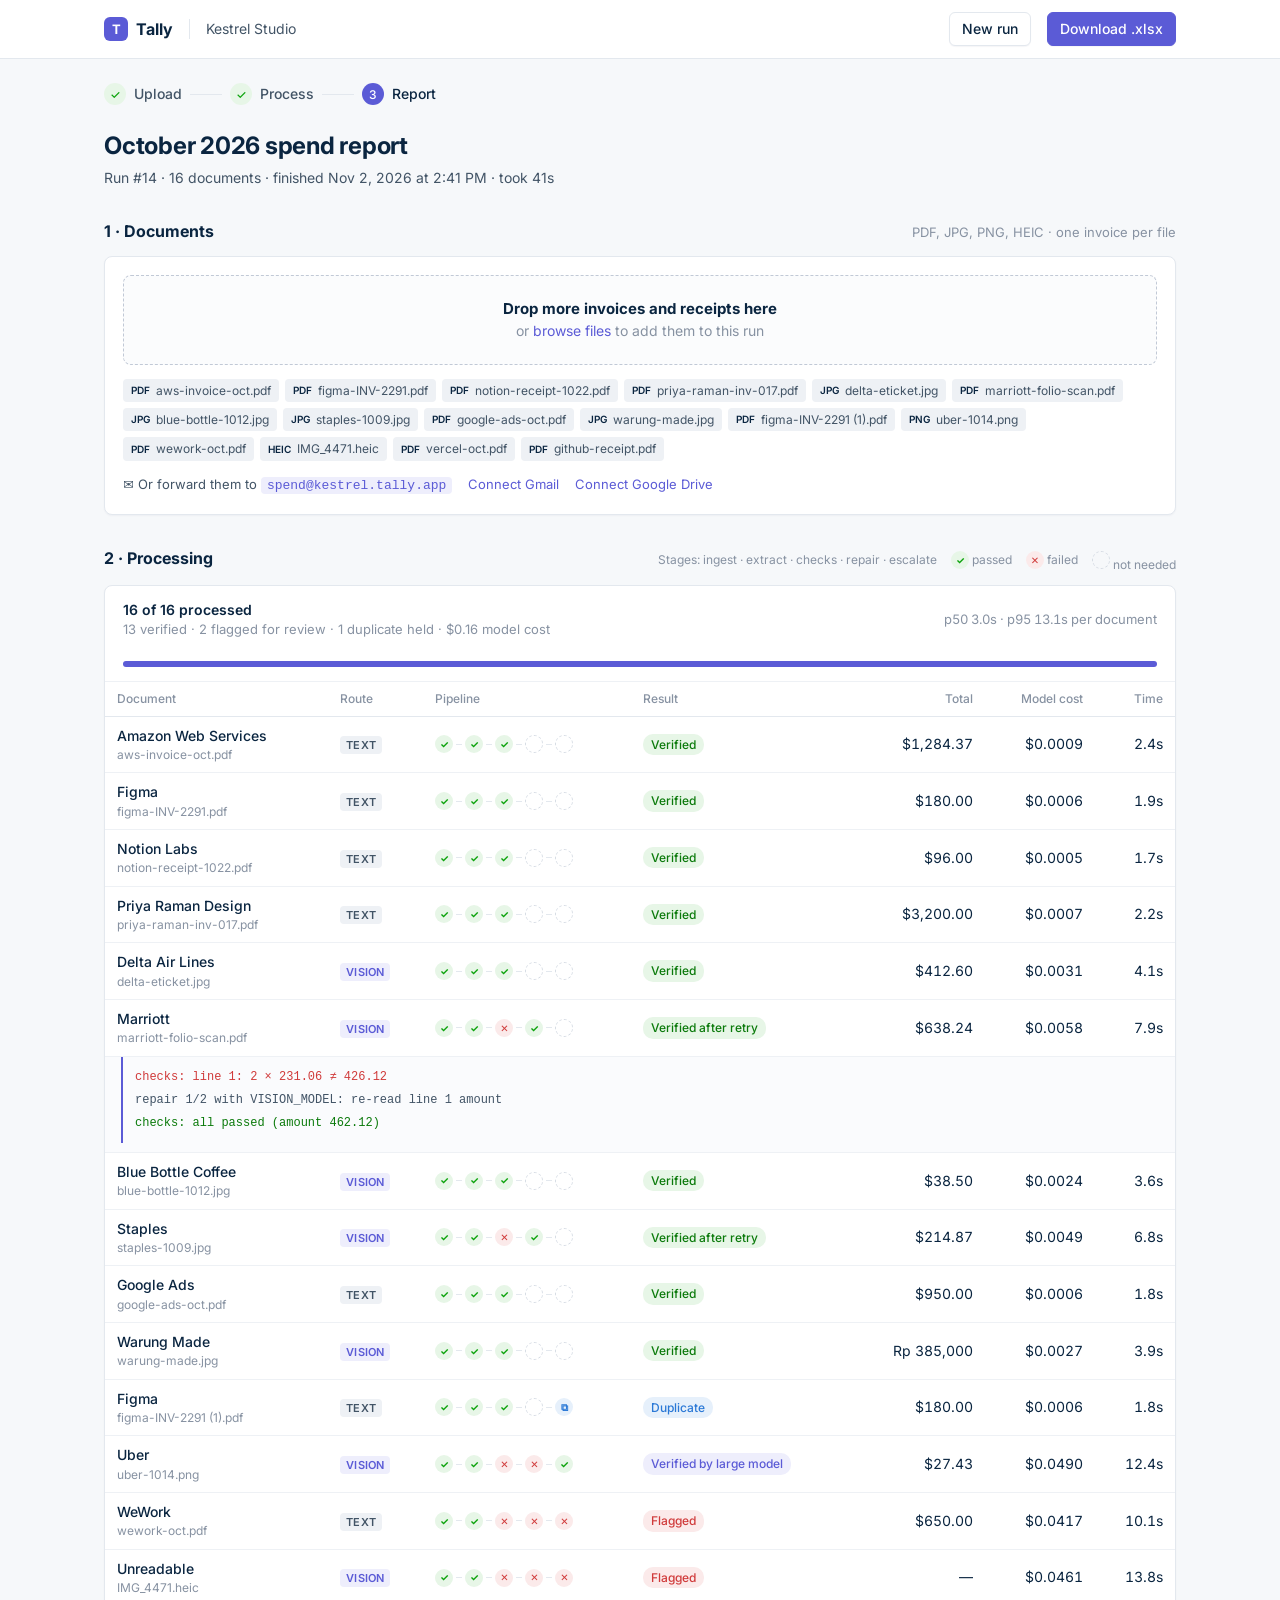
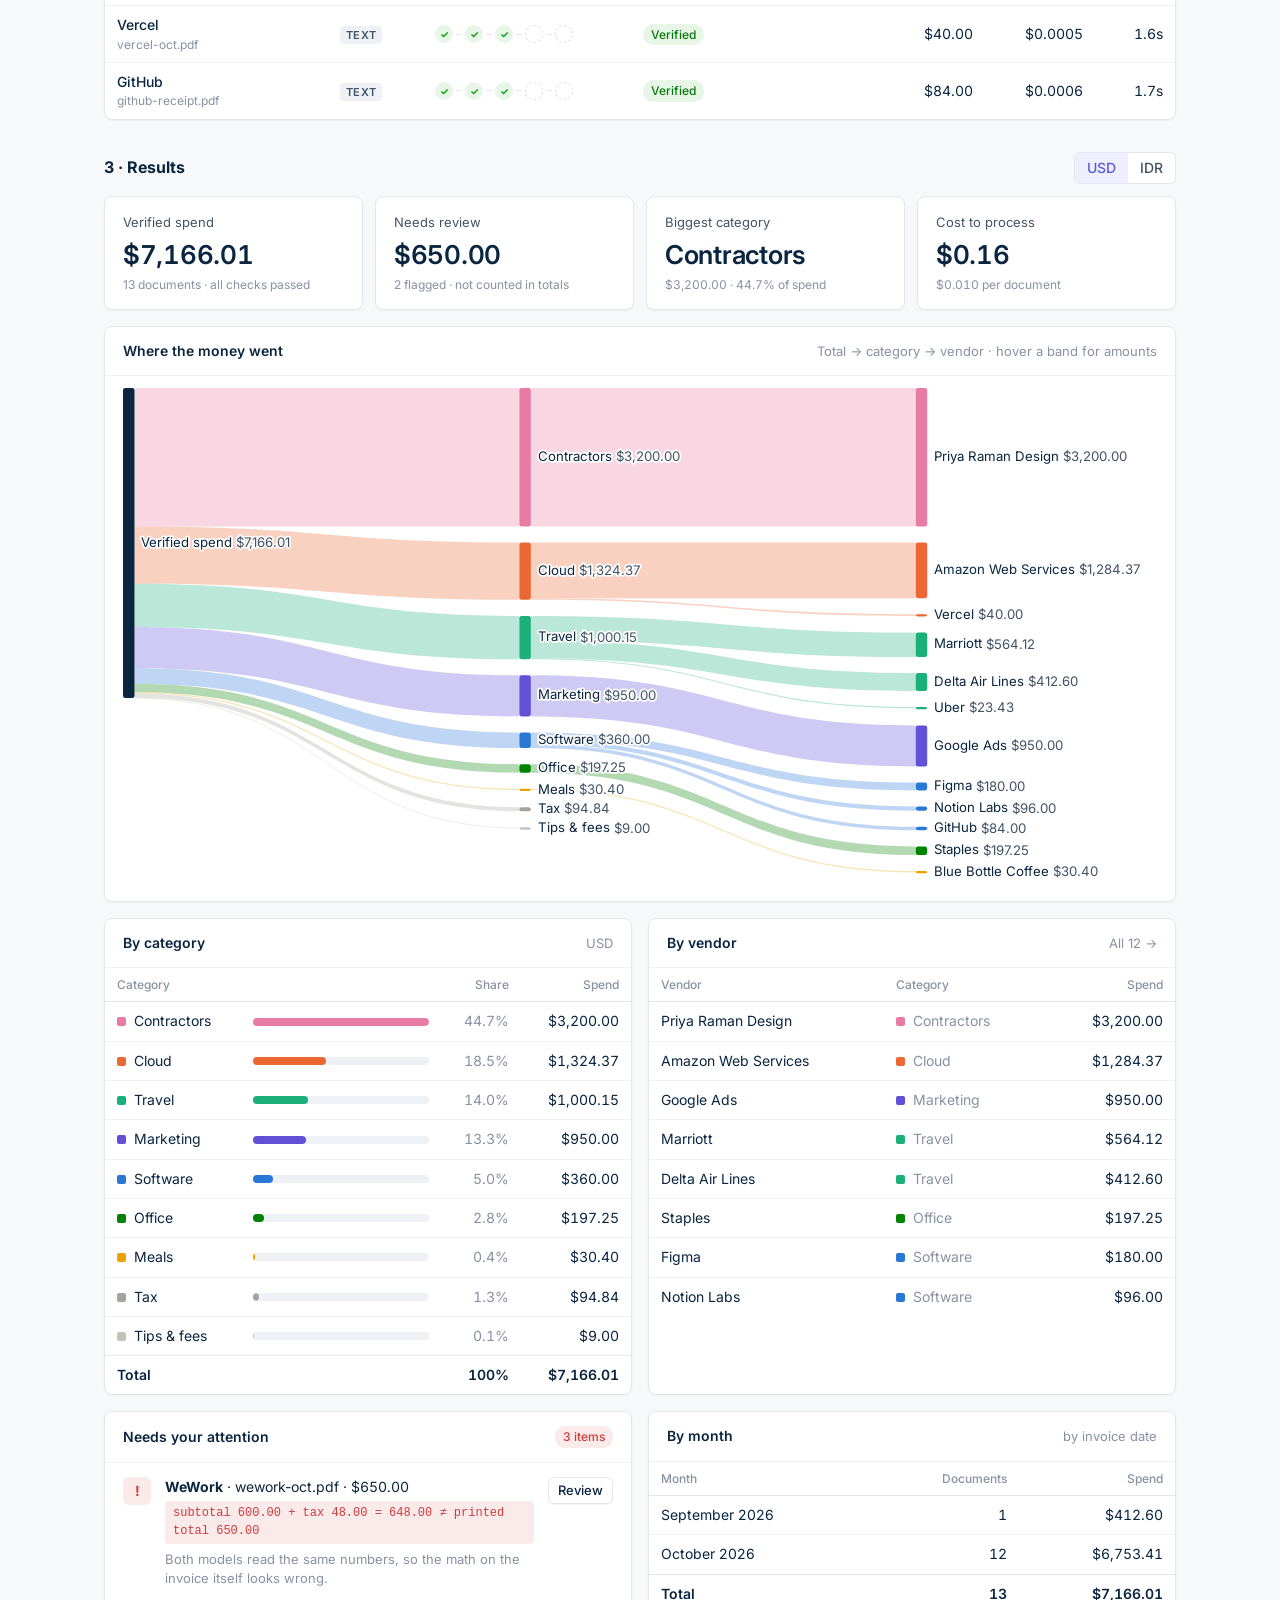
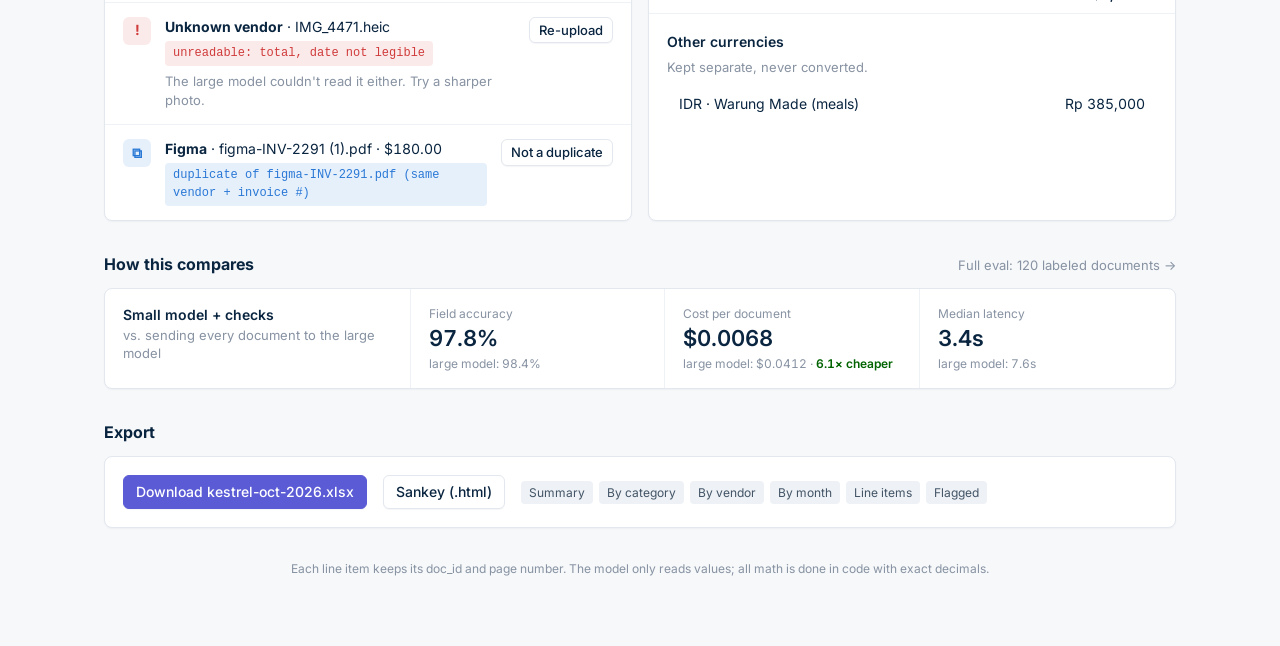
<file: mock/a-report.html>
<!doctype html>
<html lang="en">
<head>
<meta charset="utf-8">
<meta name="viewport" content="width=device-width, initial-scale=1">
<title>Tally · Spend Report</title>
<link rel="preconnect" href="https://fonts.googleapis.com">
<link href="https://fonts.googleapis.com/css2?family=Inter:wght@400;500;600;700&display=swap" rel="stylesheet">
<!-- Mock A: one-shot report. Upload → live pipeline → results, on one scrolling page. Stripe-dashboard inspired. -->
<style>
  :root {
    --page: #f6f8fa;
    --card: #ffffff;
    --ink: #0a2540;
    --ink-2: #425466;
    --muted: #8792a2;
    --line: #e3e8ee;
    --line-2: #eef1f5;
    --accent: #5b5bd6;
    --accent-soft: #eeeefc;
    --good: #0ca30c;
    --good-soft: #e7f6e7;
    --warn: #b97800;
    --warn-soft: #fdf3dc;
    --crit: #d03b3b;
    --crit-soft: #fbeaea;
    --info: #2a78d6;
    --info-soft: #e6f0fb;

    --c-software: #2a78d6;
    --c-cloud: #eb6834;
    --c-travel: #1baf7a;
    --c-meals: #eda100;
    --c-contractors: #e87ba4;
    --c-office: #008300;
    --c-marketing: #6250d6;
    --c-other: #e34948;
    --c-tax: #a3a29c;
    --c-adjustments: #c3c2b7;
  }
  * { box-sizing: border-box; }
  body {
    margin: 0; background: var(--page); color: var(--ink);
    font: 14px/1.45 Inter, system-ui, -apple-system, "Segoe UI", sans-serif;
  }
  .num { font-variant-numeric: tabular-nums; }
  a { color: var(--accent); text-decoration: none; }
  button { font: inherit; cursor: pointer; }

  header.top {
    background: var(--card); border-bottom: 1px solid var(--line);
    position: sticky; top: 0; z-index: 10;
  }
  .top-inner {
    max-width: 1120px; margin: 0 auto; padding: 12px 24px;
    display: flex; align-items: center; gap: 16px;
  }
  .logo { display: flex; align-items: center; gap: 8px; font-weight: 700; font-size: 16px; }
  .logo-mark {
    width: 24px; height: 24px; border-radius: 6px; background: var(--accent);
    color: #fff; display: grid; place-items: center; font-size: 13px;
  }
  .workspace { color: var(--ink-2); padding-left: 16px; border-left: 1px solid var(--line); }
  .spacer { flex: 1; }
  .btn {
    border: 1px solid var(--line); background: var(--card); color: var(--ink);
    border-radius: 6px; padding: 6px 12px; font-weight: 500;
    box-shadow: 0 1px 1px rgba(10,37,64,.04);
  }
  .btn-primary { background: var(--accent); border-color: var(--accent); color: #fff; }
  .btn-sm { padding: 3px 9px; font-size: 13px; }

  main { max-width: 1120px; margin: 0 auto; padding: 24px; }

  .steps { display: flex; gap: 8px; align-items: center; margin-bottom: 24px; flex-wrap: wrap; }
  .step { display: flex; align-items: center; gap: 8px; color: var(--muted); font-weight: 500; }
  .step .dot {
    width: 22px; height: 22px; border-radius: 50%; display: grid; place-items: center;
    font-size: 12px; background: var(--line); color: var(--ink-2);
  }
  .step.done .dot { background: var(--good-soft); color: var(--good); }
  .step.done { color: var(--ink-2); }
  .step.current .dot { background: var(--accent); color: #fff; }
  .step.current { color: var(--ink); }
  .step-sep { width: 32px; height: 1px; background: var(--line); }

  h1 { font-size: 24px; margin: 0 0 4px; letter-spacing: -.01em; }
  h2 { font-size: 16px; margin: 0; }
  .sub { color: var(--ink-2); margin: 0; }
  .section-head { display: flex; align-items: baseline; justify-content: space-between; gap: 12px; margin: 32px 0 12px; flex-wrap: wrap; }

  .card {
    background: var(--card); border: 1px solid var(--line); border-radius: 8px;
    box-shadow: 0 1px 2px rgba(10,37,64,.04);
  }
  .card-head { padding: 14px 18px; border-bottom: 1px solid var(--line-2); display: flex; justify-content: space-between; align-items: center; gap: 12px; flex-wrap: wrap; }
  .card-body { padding: 18px; }
  .card-title { font-weight: 600; }
  .card-note { color: var(--muted); font-size: 13px; }

  /* upload */
  .drop {
    border: 1.5px dashed #c1c9d6; border-radius: 8px; padding: 22px; text-align: center;
    background: #fbfcfd;
  }
  .drop strong { display: block; font-size: 15px; margin-bottom: 2px; }
  .file-chips { display: flex; flex-wrap: wrap; gap: 6px; margin-top: 14px; }
  .chip {
    display: inline-flex; align-items: center; gap: 6px; font-size: 12px;
    background: var(--line-2); border-radius: 4px; padding: 3px 8px; color: var(--ink-2);
  }
  .chip .ext { font-weight: 600; color: var(--ink); text-transform: uppercase; font-size: 10px; }
  .alt-in { display: flex; gap: 16px; flex-wrap: wrap; margin-top: 14px; color: var(--ink-2); font-size: 13px; }
  .alt-in code { background: var(--accent-soft); color: var(--accent); padding: 1px 6px; border-radius: 4px; }

  /* pipeline table */
  .progress { height: 6px; background: var(--line-2); border-radius: 3px; overflow: hidden; margin-top: 10px; }
  .progress > div { height: 100%; width: 100%; background: var(--accent); }
  table { width: 100%; border-collapse: collapse; }
  th { text-align: left; font-size: 12px; font-weight: 500; color: var(--muted); padding: 8px 12px; border-bottom: 1px solid var(--line); white-space: nowrap; }
  td { padding: 9px 12px; border-bottom: 1px solid var(--line-2); vertical-align: middle; }
  tr:last-child td { border-bottom: 0; }
  td.r, th.r { text-align: right; }
  .file { font-weight: 500; }
  .file small { display: block; color: var(--muted); font-weight: 400; font-size: 12px; }
  .route { font-size: 11px; font-weight: 600; letter-spacing: .02em; padding: 2px 6px; border-radius: 4px; }
  .route.text { background: var(--line-2); color: var(--ink-2); }
  .route.vision { background: var(--accent-soft); color: var(--accent); }
  .stages { display: flex; align-items: center; gap: 3px; }
  .stage {
    width: 18px; height: 18px; border-radius: 50%; display: grid; place-items: center;
    font-size: 10px; font-weight: 700;
  }
  .stage.ok { background: var(--good-soft); color: var(--good); }
  .stage.fail { background: var(--crit-soft); color: var(--crit); }
  .stage.skip { background: transparent; color: #c9d0da; border: 1px dashed #d5dbe3; }
  .stage.dup { background: var(--info-soft); color: var(--info); }
  .stage-line { width: 6px; height: 1px; background: var(--line); }
  .badge {
    display: inline-flex; align-items: center; gap: 5px; font-size: 12px; font-weight: 500;
    padding: 2px 8px; border-radius: 10px; white-space: nowrap;
  }
  .badge.verified { background: var(--good-soft); color: #0b7a0b; }
  .badge.repaired { background: var(--good-soft); color: #0b7a0b; }
  .badge.escalated { background: var(--accent-soft); color: var(--accent); }
  .badge.flagged { background: var(--crit-soft); color: var(--crit); }
  .badge.duplicate { background: var(--info-soft); color: var(--info); }
  .trace-row td { background: #fafbfd; padding-top: 0; }
  .trace { font-size: 12.5px; color: var(--ink-2); border-left: 2px solid var(--accent); padding: 8px 12px; margin-left: 4px; }
  .trace div { padding: 2px 0; }
  .trace code { font-family: ui-monospace, "SF Mono", Menlo, monospace; font-size: 12px; }
  .trace .bad { color: var(--crit); }
  .trace .good { color: #0b7a0b; }
  .legend-stages { display: flex; gap: 14px; flex-wrap: wrap; color: var(--muted); font-size: 12px; }

  /* kpis */
  .kpis { display: grid; grid-template-columns: repeat(4, 1fr); gap: 12px; }
  .kpi { padding: 16px 18px; }
  .kpi .label { color: var(--ink-2); font-size: 13px; }
  .kpi .value { font-size: 26px; font-weight: 600; letter-spacing: -.01em; margin: 4px 0 2px; }
  .kpi .foot { color: var(--muted); font-size: 12px; }
  .seg { display: inline-flex; border: 1px solid var(--line); border-radius: 6px; overflow: hidden; background: var(--card); }
  .seg button { border: 0; background: transparent; padding: 5px 12px; color: var(--ink-2); font-weight: 500; }
  .seg button.on { background: var(--accent-soft); color: var(--accent); }

  .grid2 { display: grid; grid-template-columns: 1fr 1fr; gap: 16px; margin-top: 16px; }
  .sankey-wrap { padding: 12px 18px 18px; }
  .sankey-wrap svg { width: 100%; height: auto; display: block; }
  .sankey-wrap text { font-size: 11.5px; fill: var(--ink); paint-order: stroke; stroke: #fff; stroke-width: 3px; stroke-linejoin: round; }
  .sankey-wrap text .amt { fill: var(--ink-2); }

  .swatch { display: inline-block; width: 9px; height: 9px; border-radius: 2px; margin-right: 8px; vertical-align: 0; }
  .barcell { width: 38%; }
  .bar { height: 8px; background: var(--line-2); border-radius: 4px; overflow: hidden; }
  .bar > div { height: 100%; border-radius: 0 4px 4px 0; }
  .muted { color: var(--muted); }
  tfoot td { font-weight: 600; border-top: 1px solid var(--line); }

  .flag-item { display: flex; gap: 14px; padding: 14px 18px; border-bottom: 1px solid var(--line-2); align-items: flex-start; }
  .flag-item:last-child { border-bottom: 0; }
  .flag-icon { width: 28px; height: 28px; border-radius: 6px; display: grid; place-items: center; flex: none; font-weight: 700; }
  .flag-icon.crit { background: var(--crit-soft); color: var(--crit); }
  .flag-icon.dup { background: var(--info-soft); color: var(--info); }
  .flag-body { flex: 1; min-width: 0; }
  .flag-body .reason { font-family: ui-monospace, "SF Mono", Menlo, monospace; font-size: 12px; color: var(--crit); background: var(--crit-soft); padding: 4px 8px; border-radius: 4px; display: inline-block; margin-top: 4px; }
  .flag-body .reason.dup { color: var(--info); background: var(--info-soft); }

  .bench { display: grid; grid-template-columns: 1.2fr 1fr 1fr 1fr; }
  .bench > div { padding: 16px 18px; border-right: 1px solid var(--line-2); }
  .bench > div:last-child { border-right: 0; }
  .bench .big { font-size: 22px; font-weight: 600; }
  .bench .vs { color: var(--muted); font-size: 12px; }
  .pill-good { color: #006300; font-weight: 600; font-size: 12px; }

  .export { display: flex; align-items: center; gap: 16px; padding: 18px; flex-wrap: wrap; }
  .sheet-list { display: flex; gap: 6px; flex-wrap: wrap; }
  footer { color: var(--muted); font-size: 12px; text-align: center; padding: 32px 0 48px; }

  @media (max-width: 860px) {
    .kpis { grid-template-columns: repeat(2, 1fr); }
    .grid2 { grid-template-columns: 1fr; }
    .bench { grid-template-columns: 1fr 1fr; }
    .bench > div { border-bottom: 1px solid var(--line-2); }
    .hide-sm { display: none; }
    main, .top-inner { padding-left: 16px; padding-right: 16px; }
    .workspace { display: none; }
  }
  .scroll-x { overflow-x: auto; }
</style>
</head>
<body>

<header class="top">
  <div class="top-inner">
    <div class="logo"><span class="logo-mark">T</span>Tally</div>
    <div class="workspace">Kestrel Studio</div>
    <div class="spacer"></div>
    <button class="btn hide-sm">New run</button>
    <button class="btn btn-primary">Download .xlsx</button>
  </div>
</header>

<main>
  <div class="steps">
    <div class="step done"><span class="dot">✓</span>Upload</div>
    <div class="step-sep"></div>
    <div class="step done"><span class="dot">✓</span>Process</div>
    <div class="step-sep"></div>
    <div class="step current"><span class="dot">3</span>Report</div>
  </div>

  <h1>October 2026 spend report</h1>
  <p class="sub">Run #14 · 16 documents · finished Nov 2, 2026 at 2:41 PM · took 41s</p>

  <!-- 1. Upload -->
  <div class="section-head"><h2>1 · Documents</h2><span class="card-note">PDF, JPG, PNG, HEIC · one invoice per file</span></div>
  <div class="card">
    <div class="card-body">
      <div class="drop">
        <strong>Drop more invoices and receipts here</strong>
        <span class="muted">or <a href="#">browse files</a> to add them to this run</span>
      </div>
      <div class="file-chips" id="chips"></div>
      <div class="alt-in">
        <span>✉︎ Or forward them to <code>spend@kestrel.tally.app</code></span>
        <a href="#">Connect Gmail</a>
        <a href="#">Connect Google Drive</a>
      </div>
    </div>
  </div>

  <!-- 2. Pipeline -->
  <div class="section-head"><h2>2 · Processing</h2>
    <div class="legend-stages">
      <span>Stages: ingest · extract · checks · repair · escalate</span>
      <span><span class="stage ok" style="display:inline-grid">✓</span> passed</span>
      <span><span class="stage fail" style="display:inline-grid">✕</span> failed</span>
      <span><span class="stage skip" style="display:inline-grid"></span> not needed</span>
    </div>
  </div>
  <div class="card">
    <div class="card-head">
      <div>
        <div class="card-title">16 of 16 processed</div>
        <div class="card-note">13 verified · 2 flagged for review · 1 duplicate held · $0.16 model cost</div>
      </div>
      <div class="card-note num">p50 3.0s · p95 13.1s per document</div>
      <div class="progress" style="width:100%"><div></div></div>
    </div>
    <div class="scroll-x">
      <table>
        <thead><tr>
          <th>Document</th><th class="hide-sm">Route</th><th>Pipeline</th><th>Result</th>
          <th class="r">Total</th><th class="r hide-sm">Model cost</th><th class="r hide-sm">Time</th>
        </tr></thead>
        <tbody id="pipe"></tbody>
      </table>
    </div>
  </div>

  <!-- 3. Results -->
  <div class="section-head">
    <h2>3 · Results</h2>
    <div class="seg"><button class="on">USD</button><button>IDR</button></div>
  </div>
  <div class="kpis">
    <div class="card kpi">
      <div class="label">Verified spend</div>
      <div class="value num">$7,166.01</div>
      <div class="foot">13 documents · all checks passed</div>
    </div>
    <div class="card kpi">
      <div class="label">Needs review</div>
      <div class="value num">$650.00</div>
      <div class="foot">2 flagged · not counted in totals</div>
    </div>
    <div class="card kpi">
      <div class="label">Biggest category</div>
      <div class="value">Contractors</div>
      <div class="foot num">$3,200.00 · 44.7% of spend</div>
    </div>
    <div class="card kpi">
      <div class="label">Cost to process</div>
      <div class="value num">$0.16</div>
      <div class="foot num">$0.010 per document</div>
    </div>
  </div>

  <div class="card" style="margin-top:16px">
    <div class="card-head">
      <div class="card-title">Where the money went</div>
      <div class="card-note">Total → category → vendor · hover a band for amounts</div>
    </div>
    <div class="sankey-wrap" id="sankey"></div>
  </div>

  <div class="grid2">
    <div class="card">
      <div class="card-head"><div class="card-title">By category</div><div class="card-note">USD</div></div>
      <table id="bycat"></table>
    </div>
    <div class="card">
      <div class="card-head"><div class="card-title">By vendor</div><a href="#" class="card-note">All 12 →</a></div>
      <table id="byvendor"></table>
    </div>
  </div>

  <div class="grid2">
    <div class="card">
      <div class="card-head"><div class="card-title">Needs your attention</div><span class="badge flagged">3 items</span></div>
      <div class="flag-item">
        <div class="flag-icon crit">!</div>
        <div class="flag-body">
          <div><strong>WeWork</strong> · wework-oct.pdf · <span class="num">$650.00</span></div>
          <div class="reason">subtotal 600.00 + tax 48.00 = 648.00 ≠ printed total 650.00</div>
          <div class="card-note" style="margin-top:6px">Both models read the same numbers, so the math on the invoice itself looks wrong.</div>
        </div>
        <button class="btn btn-sm">Review</button>
      </div>
      <div class="flag-item">
        <div class="flag-icon crit">!</div>
        <div class="flag-body">
          <div><strong>Unknown vendor</strong> · IMG_4471.heic</div>
          <div class="reason">unreadable: total, date not legible</div>
          <div class="card-note" style="margin-top:6px">The large model couldn't read it either. Try a sharper photo.</div>
        </div>
        <button class="btn btn-sm">Re-upload</button>
      </div>
      <div class="flag-item">
        <div class="flag-icon dup">⧉</div>
        <div class="flag-body">
          <div><strong>Figma</strong> · figma-INV-2291 (1).pdf · <span class="num">$180.00</span></div>
          <div class="reason dup">duplicate of figma-INV-2291.pdf (same vendor + invoice #)</div>
        </div>
        <button class="btn btn-sm">Not a duplicate</button>
      </div>
    </div>

    <div class="card">
      <div class="card-head"><div class="card-title">By month</div><div class="card-note">by invoice date</div></div>
      <table>
        <thead><tr><th>Month</th><th class="r">Documents</th><th class="r">Spend</th></tr></thead>
        <tbody>
          <tr><td>September 2026</td><td class="r num">1</td><td class="r num">$412.60</td></tr>
          <tr><td>October 2026</td><td class="r num">12</td><td class="r num">$6,753.41</td></tr>
        </tbody>
        <tfoot><tr><td>Total</td><td class="r num">13</td><td class="r num">$7,166.01</td></tr></tfoot>
      </table>
      <div class="card-body" style="border-top:1px solid var(--line-2)">
        <div class="card-title" style="margin-bottom:6px">Other currencies</div>
        <div class="card-note">Kept separate, never converted.</div>
        <table style="margin-top:8px">
          <tr><td>IDR · Warung Made (meals)</td><td class="r num">Rp 385,000</td></tr>
        </table>
      </div>
    </div>
  </div>

  <!-- Benchmark strip -->
  <div class="section-head"><h2>How this compares</h2><a href="#" class="card-note">Full eval: 120 labeled documents →</a></div>
  <div class="card bench">
    <div>
      <div class="card-title">Small model + checks</div>
      <div class="card-note">vs. sending every document to the large model</div>
    </div>
    <div>
      <div class="vs">Field accuracy</div>
      <div class="big num">97.8%</div>
      <div class="vs num">large model: 98.4%</div>
    </div>
    <div>
      <div class="vs">Cost per document</div>
      <div class="big num">$0.0068</div>
      <div class="vs num">large model: $0.0412 · <span class="pill-good">6.1× cheaper</span></div>
    </div>
    <div>
      <div class="vs">Median latency</div>
      <div class="big num">3.4s</div>
      <div class="vs num">large model: 7.6s</div>
    </div>
  </div>

  <!-- Export -->
  <div class="section-head"><h2>Export</h2></div>
  <div class="card export">
    <button class="btn btn-primary">Download kestrel-oct-2026.xlsx</button>
    <button class="btn">Sankey (.html)</button>
    <div class="sheet-list">
      <span class="chip">Summary</span><span class="chip">By category</span><span class="chip">By vendor</span>
      <span class="chip">By month</span><span class="chip">Line items</span><span class="chip">Flagged</span>
    </div>
  </div>

  <footer>Each line item keeps its doc_id and page number. The model only reads values; all math is done in code with exact decimals.</footer>
</main>

<script>
const DOCS = [
  {id:'d01',file:'aws-invoice-oct.pdf',vendor:'Amazon Web Services',cur:'USD',total:1284.37,route:'text',status:'verified',cost:.0009,lat:2.4},
  {id:'d02',file:'figma-INV-2291.pdf',vendor:'Figma',cur:'USD',total:180.00,route:'text',status:'verified',cost:.0006,lat:1.9},
  {id:'d03',file:'notion-receipt-1022.pdf',vendor:'Notion Labs',cur:'USD',total:96.00,route:'text',status:'verified',cost:.0005,lat:1.7},
  {id:'d04',file:'priya-raman-inv-017.pdf',vendor:'Priya Raman Design',cur:'USD',total:3200.00,route:'text',status:'verified',cost:.0007,lat:2.2},
  {id:'d05',file:'delta-eticket.jpg',vendor:'Delta Air Lines',cur:'USD',total:412.60,route:'vision',status:'verified',cost:.0031,lat:4.1},
  {id:'d06',file:'marriott-folio-scan.pdf',vendor:'Marriott',cur:'USD',total:638.24,route:'vision',status:'repaired',cost:.0058,lat:7.9,
    trace:[['bad','checks: line 1: 2 × 231.06 ≠ 426.12'],['','repair 1/2 with VISION_MODEL: re-read line 1 amount'],['good','checks: all passed (amount 462.12)']]},
  {id:'d07',file:'blue-bottle-1012.jpg',vendor:'Blue Bottle Coffee',cur:'USD',total:38.50,route:'vision',status:'verified',cost:.0024,lat:3.6},
  {id:'d08',file:'staples-1009.jpg',vendor:'Staples',cur:'USD',total:214.87,route:'vision',status:'repaired',cost:.0049,lat:6.8},
  {id:'d09',file:'google-ads-oct.pdf',vendor:'Google Ads',cur:'USD',total:950.00,route:'text',status:'verified',cost:.0006,lat:1.8},
  {id:'d10',file:'warung-made.jpg',vendor:'Warung Made',cur:'IDR',total:385000,route:'vision',status:'verified',cost:.0027,lat:3.9},
  {id:'d11',file:'figma-INV-2291 (1).pdf',vendor:'Figma',cur:'USD',total:180.00,route:'text',status:'duplicate',cost:.0006,lat:1.8},
  {id:'d12',file:'uber-1014.png',vendor:'Uber',cur:'USD',total:27.43,route:'vision',status:'escalated',cost:.0490,lat:12.4},
  {id:'d13',file:'wework-oct.pdf',vendor:'WeWork',cur:'USD',total:650.00,route:'text',status:'flagged',cost:.0417,lat:10.1},
  {id:'d14',file:'IMG_4471.heic',vendor:'Unreadable',cur:'USD',total:null,route:'vision',status:'flagged',cost:.0461,lat:13.8},
  {id:'d15',file:'vercel-oct.pdf',vendor:'Vercel',cur:'USD',total:40.00,route:'text',status:'verified',cost:.0005,lat:1.6},
  {id:'d16',file:'github-receipt.pdf',vendor:'GitHub',cur:'USD',total:84.00,route:'text',status:'verified',cost:.0006,lat:1.7},
];
// ingest, extract, checks, repair, escalate
const STAGES = {
  verified:  ['ok','ok','ok','skip','skip'],
  repaired:  ['ok','ok','fail','ok','skip'],
  escalated: ['ok','ok','fail','fail','ok'],
  flagged:   ['ok','ok','fail','fail','fail'],
  duplicate: ['ok','ok','ok','skip','dup'],
};
const LABEL = {verified:'Verified',repaired:'Verified after retry',escalated:'Verified by large model',flagged:'Flagged',duplicate:'Duplicate'};
const ICON = {ok:'✓',fail:'✕',skip:'',dup:'⧉'};

const money = (v, cur='USD') => v == null ? '—' :
  cur === 'IDR' ? 'Rp ' + v.toLocaleString('en-US') :
  '$' + v.toLocaleString('en-US', {minimumFractionDigits: 2, maximumFractionDigits: 2});

document.getElementById('chips').innerHTML = DOCS.map(d =>
  `<span class="chip"><span class="ext">${d.file.split('.').pop()}</span>${d.file}</span>`).join('');

document.getElementById('pipe').innerHTML = DOCS.map(d => {
  const st = STAGES[d.status].map(s => `<span class="stage ${s}">${ICON[s]}</span>`).join('<span class="stage-line"></span>');
  let row = `<tr>
    <td class="file">${d.vendor}<small>${d.file}</small></td>
    <td class="hide-sm"><span class="route ${d.route}">${d.route.toUpperCase()}</span></td>
    <td><div class="stages">${st}</div></td>
    <td><span class="badge ${d.status}">${LABEL[d.status]}</span></td>
    <td class="r num">${money(d.total, d.cur)}</td>
    <td class="r num hide-sm">$${d.cost.toFixed(4)}</td>
    <td class="r num hide-sm">${d.lat.toFixed(1)}s</td>
  </tr>`;
  if (d.trace) row += `<tr class="trace-row"><td colspan="7"><div class="trace">${
    d.trace.map(([c, t]) => `<div class="${c}"><code>${t}</code></div>`).join('')}</div></td></tr>`;
  return row;
}).join('');

// Category and vendor data (USD, verified only). Tax and adjustments are their own buckets.
const CATS = [
  {id:'contractors',label:'Contractors',v:3200.00},
  {id:'cloud',label:'Cloud',v:1324.37},
  {id:'travel',label:'Travel',v:1000.15},
  {id:'marketing',label:'Marketing',v:950.00},
  {id:'software',label:'Software',v:360.00},
  {id:'office',label:'Office',v:197.25},
  {id:'meals',label:'Meals',v:30.40},
  {id:'tax',label:'Tax',v:94.84},
  {id:'adjustments',label:'Tips & fees',v:9.00},
];
const VENDORS = [
  ['Priya Raman Design','contractors',3200.00],['Amazon Web Services','cloud',1284.37],['Vercel','cloud',40.00],
  ['Marriott','travel',564.12],['Delta Air Lines','travel',412.60],['Uber','travel',23.43],
  ['Google Ads','marketing',950.00],['Figma','software',180.00],['Notion Labs','software',96.00],
  ['GitHub','software',84.00],['Staples','office',197.25],['Blue Bottle Coffee','meals',30.40],
];
const color = id => `var(--c-${id})`;
const TOTAL = 7166.01;

document.getElementById('bycat').innerHTML = `<thead><tr><th>Category</th><th class="barcell"></th><th class="r">Share</th><th class="r">Spend</th></tr></thead><tbody>` +
  CATS.map(c => `<tr>
    <td><span class="swatch" style="background:${color(c.id)}"></span>${c.label}</td>
    <td class="barcell"><div class="bar"><div style="width:${c.v / 3200 * 100}%;background:${color(c.id)}"></div></div></td>
    <td class="r num muted">${(c.v / TOTAL * 100).toFixed(1)}%</td>
    <td class="r num">${money(c.v)}</td></tr>`).join('') +
  `</tbody><tfoot><tr><td>Total</td><td></td><td class="r num">100%</td><td class="r num">${money(TOTAL)}</td></tr></tfoot>`;

const topV = [...VENDORS].sort((a, b) => b[2] - a[2]).slice(0, 8);
document.getElementById('byvendor').innerHTML = `<thead><tr><th>Vendor</th><th>Category</th><th class="r">Spend</th></tr></thead><tbody>` +
  topV.map(([n, c, v]) => `<tr><td>${n}</td><td class="muted"><span class="swatch" style="background:${color(c)}"></span>${CATS.find(x => x.id === c).label}</td><td class="r num">${money(v)}</td></tr>`).join('') + '</tbody>';

function drawSankey(el, nodes, links, {width = 900, height = 420, nodeW = 10, pad = 14, labelW = 200} = {}) {
  const byId = Object.fromEntries(nodes.map(n => [n.id, {...n, in: 0, out: 0}]));
  links.forEach(l => { byId[l.s].out += l.v; byId[l.t].in += l.v; });
  const N = Object.values(byId);
  N.forEach(n => n.v = Math.max(n.in, n.out));
  const cols = [...new Set(N.map(n => n.col))].sort();
  const colNodes = cols.map(c => N.filter(n => n.col === c));
  const k = Math.min(...colNodes.map(ns => (height - pad * (ns.length - 1)) / ns.reduce((a, n) => a + n.v, 0)));
  const span = width - labelW - nodeW;
  colNodes.forEach((ns, i) => {
    let y = 0;
    const x = i * span / (cols.length - 1);
    ns.forEach(n => { n.x = x; n.y = y; n.h = Math.max(n.v * k, 2); n.sy = y; n.ty = y; y += n.h + pad; });
  });
  const fullH = Math.max(...N.map(n => n.y + n.h)) + 8;
  let s = `<svg viewBox="0 0 ${width} ${fullH}" role="img" aria-label="Sankey diagram of spend by category and vendor">`;
  links.forEach(l => {
    const a = byId[l.s], b = byId[l.t], h = Math.max(l.v * k, 1);
    const x0 = a.x + nodeW, x1 = b.x, xm = (x0 + x1) / 2, y0 = a.sy, y1 = b.ty;
    a.sy += h; b.ty += h;
    const fill = a.col === 0 ? b.color : a.color;
    s += `<path d="M${x0},${y0}C${xm},${y0} ${xm},${y1} ${x1},${y1}L${x1},${y1 + h}C${xm},${y1 + h} ${xm},${y0 + h} ${x0},${y0 + h}Z" style="fill:${fill};fill-opacity:.3"><title>${a.label} → ${b.label}: ${money(l.v)}</title></path>`;
  });
  N.forEach(n => {
    s += `<rect x="${n.x}" y="${n.y}" width="${nodeW}" height="${n.h}" rx="2" style="fill:${n.color}"><title>${n.label}: ${money(n.v)}</title></rect>`;
    s += `<text x="${n.x + nodeW + 6}" y="${n.y + n.h / 2}" dominant-baseline="middle">${n.label} <tspan class="amt">${money(n.v)}</tspan></text>`;
  });
  el.innerHTML = s + '</svg>';
}

drawSankey(document.getElementById('sankey'),
  [{id:'total',label:'Verified spend',col:0,color:'#0a2540'},
   ...CATS.map(c => ({id:c.id,label:c.label,col:1,color:color(c.id)})),
   ...VENDORS.map(([n, c]) => ({id:n,label:n,col:2,color:color(c)}))],
  [...CATS.map(c => ({s:'total',t:c.id,v:c.v})),
   ...VENDORS.map(([n, c, v]) => ({s:c,t:n,v}))]);
</script>
</body>
</html>
</file>
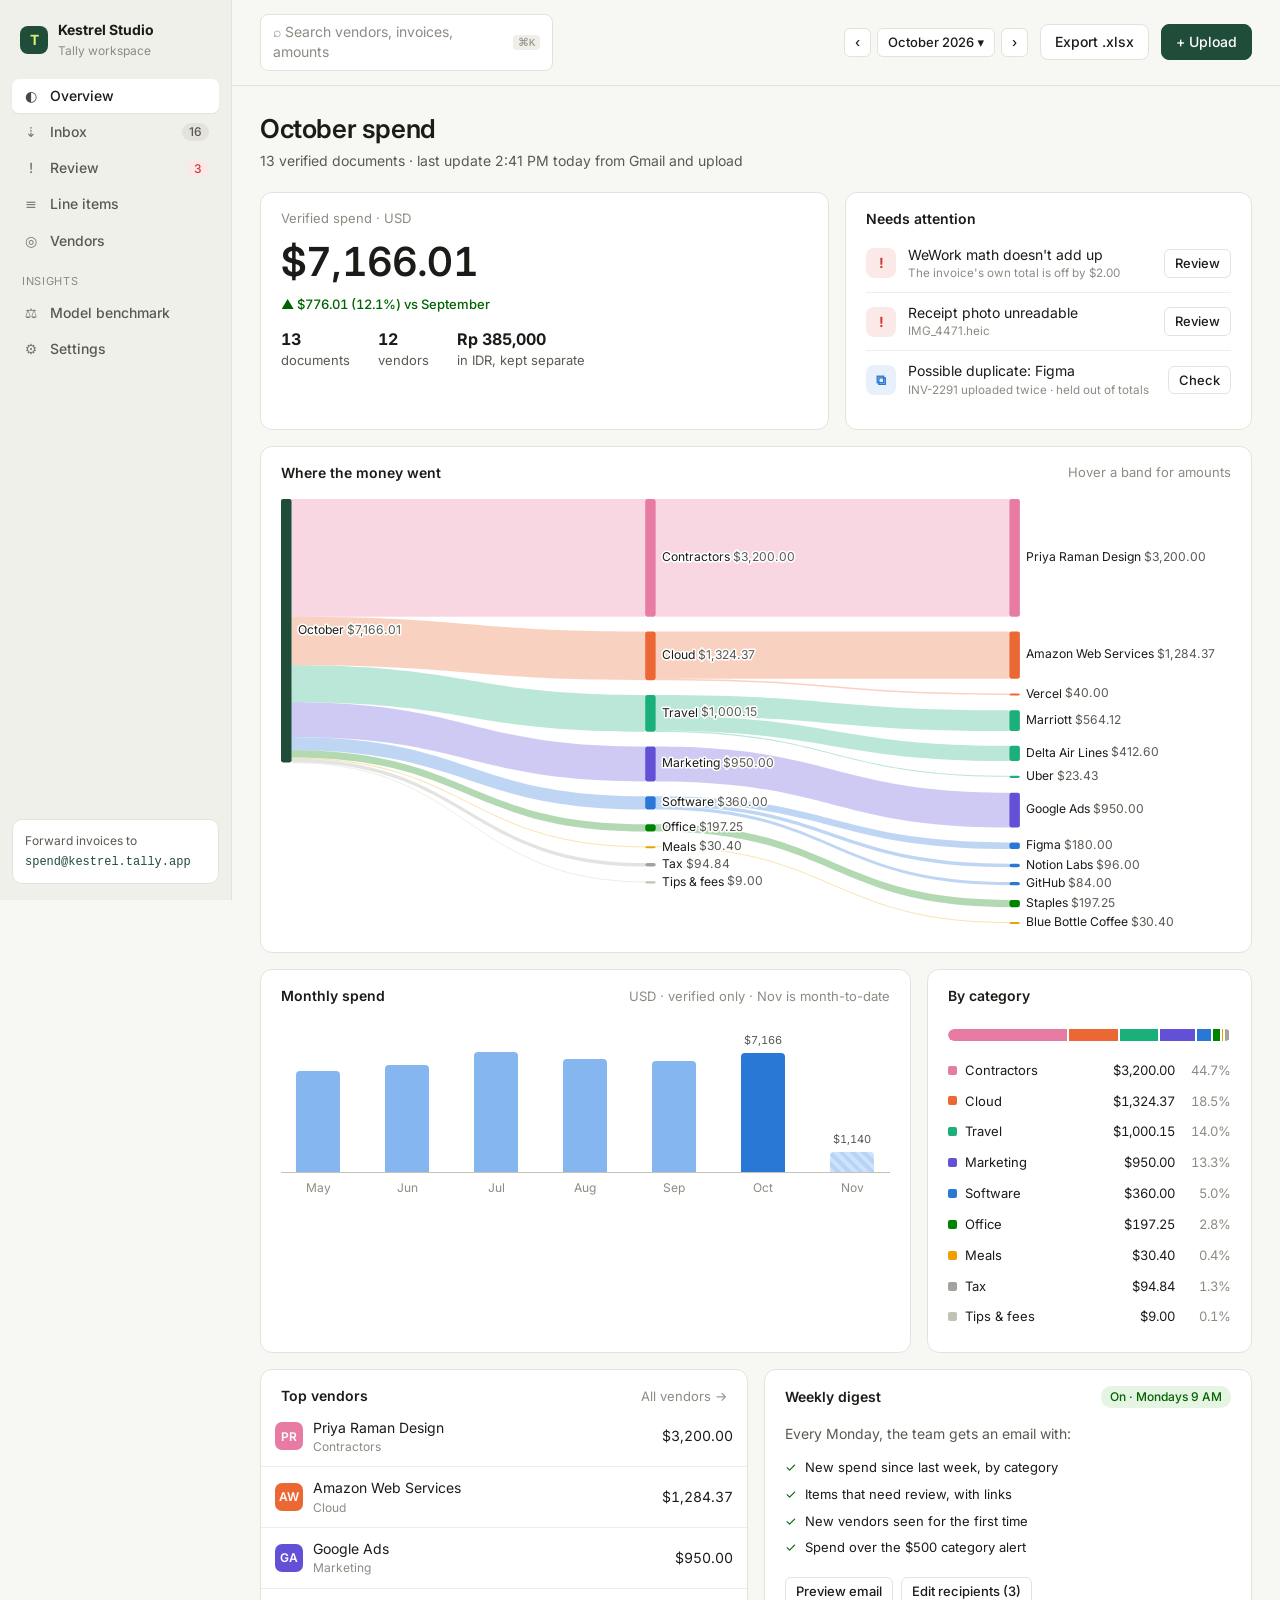
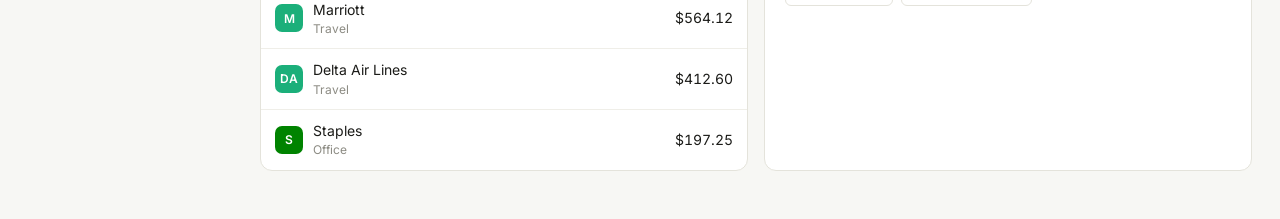
<file: mock/b-workspace.html>
<!doctype html>
<html lang="en">
<head>
<meta charset="utf-8">
<meta name="viewport" content="width=device-width, initial-scale=1">
<title>Tally · Workspace</title>
<link rel="preconnect" href="https://fonts.googleapis.com">
<link href="https://fonts.googleapis.com/css2?family=Inter:wght@400;500;600;700&display=swap" rel="stylesheet">
<!-- Mock B: ongoing spend workspace. Sidebar app with Overview, Inbox, Review, Ledger, Vendors, Benchmark, Settings. Ramp / Mercury inspired. -->
<style>
  :root {
    --page: #f7f7f4;
    --card: #ffffff;
    --side: #f0f0ea;
    --ink: #1b1b18;
    --ink-2: #5a5a53;
    --muted: #8c8b83;
    --line: #e4e3db;
    --line-2: #efeee8;
    --brand: #1f4d3a;
    --brand-2: #2f6b52;
    --lime: #d7f36b;
    --lime-soft: #f2fbd2;
    --good: #0ca30c;
    --good-ink: #006300;
    --good-soft: #e6f5e3;
    --warn-ink: #8a5a00;
    --warn-soft: #fdf1d6;
    --crit: #d03b3b;
    --crit-soft: #fbe9e7;
    --info: #2a78d6;
    --info-soft: #e7f0fb;

    --c-software: #2a78d6;
    --c-cloud: #eb6834;
    --c-travel: #1baf7a;
    --c-meals: #eda100;
    --c-contractors: #e87ba4;
    --c-office: #008300;
    --c-marketing: #6250d6;
    --c-other: #e34948;
    --c-tax: #a3a29c;
    --c-adjustments: #c3c2b7;
  }
  * { box-sizing: border-box; }
  body {
    margin: 0; background: var(--page); color: var(--ink);
    font: 14px/1.45 Inter, system-ui, -apple-system, "Segoe UI", sans-serif;
  }
  .num { font-variant-numeric: tabular-nums; }
  a { color: var(--brand-2); text-decoration: none; }
  button { font: inherit; cursor: pointer; color: inherit; }

  .app { display: grid; grid-template-columns: 232px 1fr; min-height: 100vh; }
  aside {
    background: var(--side); border-right: 1px solid var(--line); padding: 16px 12px;
    display: flex; flex-direction: column; gap: 2px; position: sticky; top: 0; height: 100vh;
  }
  .brand { display: flex; align-items: center; gap: 10px; padding: 4px 8px 16px; }
  .brand-mark { width: 28px; height: 28px; border-radius: 8px; background: var(--brand); color: var(--lime); display: grid; place-items: center; font-weight: 700; }
  .brand b { display: block; }
  .brand small { color: var(--muted); font-size: 12px; }
  .nav {
    display: flex; align-items: center; gap: 10px; padding: 7px 10px; border-radius: 7px;
    color: var(--ink-2); font-weight: 500; border: 0; background: none; width: 100%; text-align: left;
  }
  .nav:hover { background: rgba(0,0,0,.04); }
  .nav.on { background: var(--card); color: var(--ink); box-shadow: 0 1px 2px rgba(0,0,0,.06); }
  .nav .ic { width: 18px; text-align: center; opacity: .8; }
  .nav .count { margin-left: auto; font-size: 12px; background: var(--crit-soft); color: var(--crit); border-radius: 9px; padding: 0 7px; }
  .nav .count.soft { background: var(--line); color: var(--ink-2); }
  .nav-label { font-size: 11px; color: var(--muted); text-transform: uppercase; letter-spacing: .06em; padding: 14px 10px 4px; }
  .side-foot { margin-top: auto; padding: 12px; background: var(--card); border: 1px solid var(--line); border-radius: 10px; font-size: 12px; color: var(--ink-2); }
  .side-foot code { display: block; margin-top: 4px; color: var(--brand); font-size: 12px; word-break: break-all; }

  .topbar {
    display: flex; align-items: center; gap: 12px; padding: 14px 28px;
    border-bottom: 1px solid var(--line); background: var(--page); position: sticky; top: 0; z-index: 5;
  }
  .search { flex: 1; max-width: 420px; display: flex; align-items: center; gap: 8px; background: var(--card); border: 1px solid var(--line); border-radius: 8px; padding: 7px 12px; color: var(--muted); }
  .search kbd { margin-left: auto; font: 11px ui-monospace, Menlo, monospace; background: var(--line-2); padding: 1px 5px; border-radius: 4px; }
  .spacer { flex: 1; }
  .btn { border: 1px solid var(--line); background: var(--card); border-radius: 8px; padding: 7px 14px; font-weight: 500; }
  .btn-primary { background: var(--brand); border-color: var(--brand); color: #fff; }
  .btn-lime { background: var(--lime); border-color: #c4e255; color: var(--brand); font-weight: 600; }
  .btn-sm { padding: 4px 10px; font-size: 13px; border-radius: 6px; }
  .period { display: flex; align-items: center; gap: 6px; }

  .content { padding: 24px 28px 48px; max-width: 1180px; }
  .view { display: none; }
  .view.on { display: block; }
  h1 { font-size: 26px; margin: 0; letter-spacing: -.015em; font-weight: 600; }
  .lede { color: var(--ink-2); margin: 4px 0 20px; }
  .card { background: var(--card); border: 1px solid var(--line); border-radius: 12px; }
  .card-head { display: flex; align-items: center; justify-content: space-between; padding: 16px 20px 0; gap: 12px; flex-wrap: wrap; }
  .card-title { font-weight: 600; }
  .card-note { color: var(--muted); font-size: 13px; }
  .card-body { padding: 16px 20px 20px; }
  .muted { color: var(--muted); }

  .hero { display: grid; grid-template-columns: 1.4fr 1fr; gap: 16px; margin-bottom: 16px; }
  .hero-num { font-size: 40px; font-weight: 600; letter-spacing: -.02em; margin: 6px 0 4px; }
  .delta { color: var(--good-ink); font-weight: 500; font-size: 13px; }
  .hero .row { display: flex; gap: 28px; margin-top: 14px; flex-wrap: wrap; }
  .hero .row div { font-size: 13px; color: var(--ink-2); }
  .hero .row b { display: block; font-size: 16px; color: var(--ink); }
  .attn-item { display: flex; align-items: center; gap: 12px; padding: 10px 0; border-bottom: 1px solid var(--line-2); }
  .attn-item:last-child { border-bottom: 0; }
  .attn-ic { width: 30px; height: 30px; border-radius: 8px; display: grid; place-items: center; font-weight: 700; flex: none; }
  .attn-ic.crit { background: var(--crit-soft); color: var(--crit); }
  .attn-ic.dup { background: var(--info-soft); color: var(--info); }
  .attn-ic.ok { background: var(--good-soft); color: var(--good-ink); }
  .attn-item .t { flex: 1; min-width: 0; }
  .attn-item .t small { display: block; color: var(--muted); }

  .grid2 { display: grid; grid-template-columns: 1fr 1fr; gap: 16px; margin-top: 16px; }
  .grid3 { display: grid; grid-template-columns: 2fr 1fr; gap: 16px; margin-top: 16px; }

  /* month bars */
  .bars { display: flex; align-items: flex-end; gap: 14px; height: 150px; padding-top: 10px; border-bottom: 1px solid #c3c2b7; }
  .bars .b { flex: 1; display: flex; flex-direction: column; justify-content: flex-end; align-items: center; height: 100%; position: relative; }
  .bars .b .fill { width: 100%; max-width: 44px; border-radius: 4px 4px 0 0; background: #86b6ef; }
  .bars .b.cur .fill { background: #2a78d6; }
  .bars .b.mtd .fill { background: repeating-linear-gradient(45deg, #cde2fb, #cde2fb 4px, #b7d3f6 4px, #b7d3f6 8px); }
  .bars .b .v { font-size: 11px; color: var(--ink-2); margin-bottom: 4px; }
  .bars .b:hover .fill { filter: brightness(.92); }
  .bar-labels { display: flex; gap: 14px; margin-top: 6px; }
  .bar-labels span { flex: 1; text-align: center; font-size: 12px; color: var(--muted); }

  .sankey-wrap svg { width: 100%; height: auto; display: block; }
  .sankey-wrap text { font-size: 11.5px; fill: var(--ink); paint-order: stroke; stroke: #fff; stroke-width: 3px; stroke-linejoin: round; }
  .sankey-wrap .amt { fill: var(--ink-2); }

  .stack { display: flex; height: 12px; border-radius: 6px; overflow: hidden; gap: 2px; margin: 6px 0 14px; }
  .stack div:first-child { border-radius: 6px 0 0 6px; }
  .stack div:last-child { border-radius: 0 6px 6px 0; }
  .cat-row { display: flex; align-items: center; gap: 8px; padding: 6px 0; font-size: 13px; }
  .swatch { width: 9px; height: 9px; border-radius: 2px; flex: none; display: inline-block; }
  .cat-row .amt { margin-left: auto; }
  .cat-row .pct { width: 48px; text-align: right; color: var(--muted); }

  table { width: 100%; border-collapse: collapse; }
  th { text-align: left; font-size: 12px; font-weight: 500; color: var(--muted); padding: 10px 14px; border-bottom: 1px solid var(--line); white-space: nowrap; }
  td { padding: 11px 14px; border-bottom: 1px solid var(--line-2); }
  tr:last-child td { border-bottom: 0; }
  tbody tr:hover td { background: #fafaf7; }
  .r { text-align: right; }
  .vendor-cell { display: flex; align-items: center; gap: 10px; }
  .avatar { width: 28px; height: 28px; border-radius: 7px; display: grid; place-items: center; font-weight: 600; font-size: 12px; color: #fff; flex: none; }
  .vendor-cell small { display: block; color: var(--muted); font-size: 12px; }
  .badge { display: inline-flex; align-items: center; gap: 5px; font-size: 12px; font-weight: 500; padding: 2px 9px; border-radius: 10px; white-space: nowrap; }
  .badge.verified, .badge.repaired { background: var(--good-soft); color: var(--good-ink); }
  .badge.escalated { background: var(--lime-soft); color: #4d6200; }
  .badge.flagged { background: var(--crit-soft); color: var(--crit); }
  .badge.duplicate { background: var(--info-soft); color: var(--info); }
  .badge.processing { background: var(--warn-soft); color: var(--warn-ink); }
  .src { font-size: 12px; color: var(--ink-2); }
  .tabs { display: flex; gap: 4px; padding: 0 20px; border-bottom: 1px solid var(--line); }
  .tabs button { border: 0; background: none; padding: 12px 10px; color: var(--muted); font-weight: 500; border-bottom: 2px solid transparent; margin-bottom: -1px; }
  .tabs button.on { color: var(--ink); border-color: var(--brand); }

  .ingest { display: grid; grid-template-columns: 1.3fr 1fr 1fr 1fr; gap: 12px; margin-bottom: 16px; }
  .ingest .card { padding: 16px; }
  .drop { border: 1.5px dashed #c9c8bd; border-radius: 10px; padding: 14px; text-align: center; color: var(--ink-2); background: #fcfcfa; }
  .conn { display: flex; align-items: center; justify-content: space-between; margin-top: 10px; gap: 8px; }
  .status-dot { display: inline-block; width: 7px; height: 7px; border-radius: 50%; margin-right: 6px; }

  /* review */
  .review { display: grid; grid-template-columns: 1fr 1fr; gap: 0; }
  .doc-preview { background: #ecebe5; padding: 24px; border-right: 1px solid var(--line); border-radius: 12px 0 0 12px; }
  .paper { background: #fff; box-shadow: 0 2px 10px rgba(0,0,0,.08); padding: 28px; font-size: 12px; max-width: 380px; margin: 0 auto; }
  .paper .hd { display: flex; justify-content: space-between; margin-bottom: 18px; }
  .paper .row { display: flex; justify-content: space-between; padding: 4px 0; }
  .paper .hl { outline: 2px solid var(--crit); outline-offset: 2px; border-radius: 2px; background: var(--crit-soft); }
  .form { padding: 20px; }
  .field { display: grid; grid-template-columns: 110px 1fr; align-items: center; gap: 8px; margin-bottom: 10px; }
  .field label { color: var(--muted); font-size: 13px; }
  .field input { font: inherit; border: 1px solid var(--line); border-radius: 7px; padding: 6px 10px; width: 100%; background: #fff; }
  .field input.bad { border-color: var(--crit); background: var(--crit-soft); }
  .check { display: flex; gap: 8px; font-size: 13px; padding: 4px 0; }
  .check .ok { color: var(--good-ink); }
  .check .x { color: var(--crit); }
  .callout { background: var(--crit-soft); color: #8e2626; border-radius: 8px; padding: 10px 12px; font-size: 13px; margin: 14px 0; }
  .actions { display: flex; gap: 8px; flex-wrap: wrap; margin-top: 16px; }
  .queue { display: flex; gap: 8px; margin-bottom: 14px; flex-wrap: wrap; }
  .queue .q { padding: 8px 12px; background: var(--card); border: 1px solid var(--line); border-radius: 8px; font-size: 13px; }
  .queue .q.on { border-color: var(--brand); box-shadow: 0 0 0 1px var(--brand); }

  /* benchmark */
  .scatter svg { width: 100%; height: auto; display: block; }
  .scatter text { font-size: 11.5px; fill: var(--ink-2); }
  .scatter .lbl { fill: var(--ink); font-weight: 500; }

  /* settings */
  .toggle { width: 34px; height: 20px; border-radius: 10px; background: var(--line); position: relative; flex: none; }
  .toggle::after { content: ""; position: absolute; top: 2px; left: 2px; width: 16px; height: 16px; border-radius: 50%; background: #fff; box-shadow: 0 1px 2px rgba(0,0,0,.2); }
  .toggle.on { background: var(--brand-2); }
  .toggle.on::after { left: 16px; }
  .set-row { display: flex; align-items: center; gap: 14px; padding: 12px 0; border-bottom: 1px solid var(--line-2); }
  .set-row:last-child { border-bottom: 0; }
  .set-row .t { flex: 1; }
  .set-row small { display: block; color: var(--muted); }

  @media (max-width: 900px) {
    .app { grid-template-columns: 1fr; }
    aside { position: static; height: auto; flex-direction: row; flex-wrap: wrap; }
    .brand, .nav-label, .side-foot { display: none; }
    .nav { width: auto; }
    .hero, .grid2, .grid3, .review, .ingest { grid-template-columns: 1fr; }
    .topbar, .content { padding-left: 16px; padding-right: 16px; }
    .search { display: none; }
    .doc-preview { border-radius: 12px 12px 0 0; border-right: 0; }
  }
  .scroll-x { overflow-x: auto; }
</style>
</head>
<body>
<div class="app">
  <aside>
    <div class="brand"><div class="brand-mark">T</div><div><b>Kestrel Studio</b><small>Tally workspace</small></div></div>
    <button class="nav on" data-view="overview"><span class="ic">◐</span>Overview</button>
    <button class="nav" data-view="inbox"><span class="ic">⇣</span>Inbox<span class="count soft">16</span></button>
    <button class="nav" data-view="review"><span class="ic">!</span>Review<span class="count">3</span></button>
    <button class="nav" data-view="ledger"><span class="ic">≡</span>Line items</button>
    <button class="nav" data-view="vendors"><span class="ic">◎</span>Vendors</button>
    <div class="nav-label">Insights</div>
    <button class="nav" data-view="bench"><span class="ic">⚖</span>Model benchmark</button>
    <button class="nav" data-view="settings"><span class="ic">⚙</span>Settings</button>
    <div class="side-foot">
      Forward invoices to
      <code>spend@kestrel.tally.app</code>
    </div>
  </aside>

  <div>
    <div class="topbar">
      <div class="search">⌕ Search vendors, invoices, amounts<kbd>⌘K</kbd></div>
      <div class="spacer"></div>
      <div class="period">
        <button class="btn btn-sm">‹</button>
        <button class="btn btn-sm">October 2026 ▾</button>
        <button class="btn btn-sm">›</button>
      </div>
      <button class="btn">Export .xlsx</button>
      <button class="btn btn-primary">+ Upload</button>
    </div>

    <div class="content">

      <!-- OVERVIEW -->
      <section class="view on" id="v-overview">
        <h1>October spend</h1>
        <p class="lede">13 verified documents · last update 2:41 PM today from Gmail and upload</p>

        <div class="hero">
          <div class="card card-body">
            <div class="card-note">Verified spend · USD</div>
            <div class="hero-num num">$7,166.01</div>
            <div class="delta num">▲ $776.01 (12.1%) vs September</div>
            <div class="row">
              <div><b class="num">13</b>documents</div>
              <div><b class="num">12</b>vendors</div>
              <div><b class="num">Rp 385,000</b>in IDR, kept separate</div>
            </div>
          </div>
          <div class="card card-body">
            <div class="card-title" style="margin-bottom:6px">Needs attention</div>
            <div class="attn-item"><div class="attn-ic crit">!</div><div class="t">WeWork math doesn't add up<small>The invoice's own total is off by $2.00</small></div><button class="btn btn-sm" data-go="review">Review</button></div>
            <div class="attn-item"><div class="attn-ic crit">!</div><div class="t">Receipt photo unreadable<small>IMG_4471.heic</small></div><button class="btn btn-sm" data-go="review">Review</button></div>
            <div class="attn-item"><div class="attn-ic dup">⧉</div><div class="t">Possible duplicate: Figma<small>INV-2291 uploaded twice · held out of totals</small></div><button class="btn btn-sm" data-go="review">Check</button></div>
          </div>
        </div>

        <div class="card">
          <div class="card-head"><div class="card-title">Where the money went</div><div class="card-note">Hover a band for amounts</div></div>
          <div class="card-body sankey-wrap" id="sankey"></div>
        </div>

        <div class="grid3">
          <div class="card">
            <div class="card-head"><div class="card-title">Monthly spend</div><div class="card-note">USD · verified only · Nov is month-to-date</div></div>
            <div class="card-body">
              <div class="bars" id="bars"></div>
              <div class="bar-labels" id="barlabels"></div>
            </div>
          </div>
          <div class="card">
            <div class="card-head"><div class="card-title">By category</div></div>
            <div class="card-body" id="cats"></div>
          </div>
        </div>

        <div class="grid2">
          <div class="card">
            <div class="card-head"><div class="card-title">Top vendors</div><a href="#" data-go="vendors" class="card-note">All vendors →</a></div>
            <table id="topv"></table>
          </div>
          <div class="card">
            <div class="card-head"><div class="card-title">Weekly digest</div><span class="badge verified">On · Mondays 9 AM</span></div>
            <div class="card-body">
              <p style="margin:0 0 10px;color:var(--ink-2)">Every Monday, the team gets an email with:</p>
              <div class="check"><span class="ok">✓</span>New spend since last week, by category</div>
              <div class="check"><span class="ok">✓</span>Items that need review, with links</div>
              <div class="check"><span class="ok">✓</span>New vendors seen for the first time</div>
              <div class="check"><span class="ok">✓</span>Spend over the $500 category alert</div>
              <div class="actions"><button class="btn btn-sm">Preview email</button><button class="btn btn-sm">Edit recipients (3)</button></div>
            </div>
          </div>
        </div>
      </section>

      <!-- INBOX -->
      <section class="view" id="v-inbox">
        <h1>Inbox</h1>
        <p class="lede">Each document gets read, its math checked, then it's added to your books.</p>
        <div class="ingest">
          <div class="card"><div class="drop"><b>Drop files</b><br><span class="muted">PDF, JPG, PNG, HEIC</span></div></div>
          <div class="card"><div class="card-title">Email</div><div class="card-note">spend@kestrel.tally.app</div><div class="conn"><span><span class="status-dot" style="background:var(--good)"></span>Active</span><span class="muted num">9 this month</span></div></div>
          <div class="card"><div class="card-title">Gmail</div><div class="card-note">billing@kestrel.studio</div><div class="conn"><span><span class="status-dot" style="background:var(--good)"></span>Connected</span><span class="muted num">4 this month</span></div></div>
          <div class="card"><div class="card-title">Google Drive</div><div class="card-note">Watch a folder</div><div class="conn"><span class="muted">Not connected</span><button class="btn btn-sm">Connect</button></div></div>
        </div>
        <div class="card">
          <div class="tabs"><button class="on">All 16</button><button>Verified 13</button><button>Needs review 2</button><button>Duplicates 1</button></div>
          <div class="scroll-x"><table id="inbox"></table></div>
        </div>
      </section>

      <!-- REVIEW -->
      <section class="view" id="v-review">
        <h1>Review</h1>
        <p class="lede">Tally won't guess. These were held back from your totals until someone checks them.</p>
        <div class="queue">
          <div class="q on"><b>WeWork</b> · math mismatch</div>
          <div class="q">IMG_4471.heic · unreadable</div>
          <div class="q">Figma · duplicate?</div>
        </div>
        <div class="card review">
          <div class="doc-preview">
            <div class="paper">
              <div class="hd"><div><b style="font-size:15px">WeWork</b><br>115 W 18th St, New York</div><div style="text-align:right">INVOICE<br>WW-88213<br>Oct 1, 2026</div></div>
              <div class="muted" style="margin-bottom:8px">Bill to: Kestrel Studio</div>
              <div class="row"><span>Dedicated desk — October</span><span class="num">450.00</span></div>
              <div class="row"><span>Meeting room credits (10 × 15.00)</span><span class="num">150.00</span></div>
              <hr style="border:0;border-top:1px solid #ddd">
              <div class="row"><span>Subtotal</span><span class="num">600.00</span></div>
              <div class="row"><span>Sales tax 8%</span><span class="num">48.00</span></div>
              <div class="row hl"><b>Total due (USD)</b><b class="num">650.00</b></div>
            </div>
            <div class="card-note" style="text-align:center;margin-top:10px">Page 1 of 1 · <a href="#">open original</a></div>
          </div>
          <div class="form">
            <div class="field"><label>Vendor</label><input value="WeWork"></div>
            <div class="field"><label>Invoice #</label><input value="WW-88213"></div>
            <div class="field"><label>Date</label><input value="2026-10-01"></div>
            <div class="field"><label>Subtotal</label><input value="600.00"></div>
            <div class="field"><label>Tax</label><input value="48.00"></div>
            <div class="field"><label>Total</label><input class="bad" value="650.00"></div>
            <div class="field"><label>Category</label><input value="Office"></div>
            <div class="check"><span class="ok">✓</span>Line amounts add up to subtotal (600.00)</div>
            <div class="check"><span class="x">✕</span>600.00 + 48.00 = 648.00, but the invoice says 650.00</div>
            <div class="callout">Both the small and large model read <b>650.00</b>, so the mistake is probably on the invoice. Ask WeWork for a corrected invoice, or approve the printed total.</div>
            <div class="actions">
              <button class="btn btn-primary">Approve $650.00</button>
              <button class="btn">Use $648.00</button>
              <button class="btn">Email vendor</button>
              <button class="btn">Exclude</button>
            </div>
          </div>
        </div>
      </section>

      <!-- LEDGER -->
      <section class="view" id="v-ledger">
        <h1>Line items</h1>
        <p class="lede">Every row links to its source document and page.</p>
        <div class="card">
          <div class="tabs"><button class="on">All categories</button><button>Software</button><button>Cloud</button><button>Travel</button><button>Contractors</button><button>Marketing</button><button>Office</button><button>Meals</button></div>
          <div class="scroll-x"><table id="ledger"></table></div>
        </div>
      </section>

      <!-- VENDORS -->
      <section class="view" id="v-vendors">
        <h1>Vendors</h1>
        <p class="lede">Different spellings of the same vendor are merged automatically. Unclear matches are confirmed by the model.</p>
        <div class="card"><div class="scroll-x"><table id="vendors"></table></div></div>
      </section>

      <!-- BENCHMARK -->
      <section class="view" id="v-bench">
        <h1>Model benchmark</h1>
        <p class="lede">120 labeled real documents. Small model plus math checks against a large model reading everything.</p>
        <div class="grid3" style="margin-top:0">
          <div class="card">
            <div class="card-head"><div class="card-title">Accuracy vs. cost per document</div><div class="card-note">Up and to the left is better</div></div>
            <div class="card-body scatter" id="scatter"></div>
          </div>
          <div class="card card-body">
            <div class="card-note">Recommended setup</div>
            <div style="font-size:20px;font-weight:600;margin:4px 0 12px">Small + checks + escalate</div>
            <div class="cat-row"><span>Field accuracy</span><span class="amt num"><b>97.8%</b> vs 98.4%</span></div>
            <div class="cat-row"><span>Cost / document</span><span class="amt num"><b>$0.0068</b> vs $0.0412</span></div>
            <div class="cat-row"><span>Median latency</span><span class="amt num"><b>3.4s</b> vs 7.6s</span></div>
            <div class="cat-row"><span>Sent to large model</span><span class="amt num"><b>11%</b> of docs</span></div>
            <div class="cat-row"><span>Sent to a human</span><span class="amt num"><b>2.5%</b> of docs</span></div>
            <p class="card-note" style="margin-top:12px">Note: the large model pre-filled the labels, which may favor it. 6.2% of fields were corrected by hand.</p>
          </div>
        </div>
        <div class="card" style="margin-top:16px"><div class="scroll-x"><table id="evaltable"></table></div></div>
      </section>

      <!-- SETTINGS -->
      <section class="view" id="v-settings">
        <h1>Settings</h1>
        <p class="lede">How documents come in and what happens to them.</p>
        <div class="grid2" style="margin-top:0">
          <div class="card card-body">
            <div class="card-title">Automation</div>
            <div class="set-row"><div class="t">Process new inbox items automatically<small>No need to press “Run”</small></div><div class="toggle on"></div></div>
            <div class="set-row"><div class="t">Weekly digest email<small>Mondays at 9 AM · 3 recipients</small></div><div class="toggle on"></div></div>
            <div class="set-row"><div class="t">Monthly close report<small>xlsx sent on the 1st of each month</small></div><div class="toggle"></div></div>
            <div class="set-row"><div class="t">Alert when a category goes over budget<small>Set a monthly limit per category</small></div><div class="toggle on"></div></div>
            <div class="set-row"><div class="t">Zoom into hard-to-read regions<small>Experimental: more accurate, slower</small></div><div class="toggle"></div></div>
          </div>
          <div class="card card-body">
            <div class="card-title">Categories</div>
            <div class="card-note" style="margin-bottom:8px">Each description tells the model what belongs in the category</div>
            <div id="catset"></div>
            <button class="btn btn-sm" style="margin-top:10px">+ Add category</button>
          </div>
        </div>
      </section>

    </div>
  </div>
</div>

<script>
const money = (v, cur='USD') => v == null ? '—' :
  cur === 'IDR' ? 'Rp ' + v.toLocaleString('en-US') :
  '$' + v.toLocaleString('en-US', {minimumFractionDigits: 2, maximumFractionDigits: 2});
const color = id => `var(--c-${id})`;
const TOTAL = 7166.01;

const CATS = [
  {id:'contractors',label:'Contractors',v:3200.00,desc:'Freelancers, agencies, consultants'},
  {id:'cloud',label:'Cloud',v:1324.37,desc:'Hosting, compute, storage, CDN'},
  {id:'travel',label:'Travel',v:1000.15,desc:'Flights, hotels, rides, mileage'},
  {id:'marketing',label:'Marketing',v:950.00,desc:'Ads, sponsorships, events'},
  {id:'software',label:'Software',v:360.00,desc:'SaaS subscriptions and licenses'},
  {id:'office',label:'Office',v:197.25,desc:'Supplies, coworking, equipment'},
  {id:'meals',label:'Meals',v:30.40,desc:'Team meals, client meals, coffee'},
  {id:'tax',label:'Tax',v:94.84},
  {id:'adjustments',label:'Tips & fees',v:9.00},
];
const catLabel = id => (CATS.find(c => c.id === id) || {label: 'Other'}).label;
const VENDORS = [
  ['Priya Raman Design','contractors',3200.00],['Amazon Web Services','cloud',1284.37],['Vercel','cloud',40.00],
  ['Marriott','travel',564.12],['Delta Air Lines','travel',412.60],['Uber','travel',23.43],
  ['Google Ads','marketing',950.00],['Figma','software',180.00],['Notion Labs','software',96.00],
  ['GitHub','software',84.00],['Staples','office',197.25],['Blue Bottle Coffee','meals',30.40],
];

// nav
document.querySelectorAll('[data-view], [data-go]').forEach(b => b.addEventListener('click', e => {
  e.preventDefault();
  const v = b.dataset.view || b.dataset.go;
  document.querySelectorAll('.nav').forEach(n => n.classList.toggle('on', n.dataset.view === v));
  document.querySelectorAll('.view').forEach(s => s.classList.toggle('on', s.id === 'v-' + v));
  window.scrollTo(0, 0);
}));

// monthly bars
const MONTHS = [['May',5820],['Jun',6140],['Jul',6910],['Aug',6480],['Sep',6390],['Oct',7166.01,'cur'],['Nov',1140,'mtd']];
const maxM = 8000;
document.getElementById('bars').innerHTML = MONTHS.map(([m, v, c]) =>
  `<div class="b ${c || ''}" title="${m} 2026: ${money(v)}${c === 'mtd' ? ' (month to date)' : ''}"><span class="v num">${c ? money(v).replace(/\.\d\d$/, '') : ''}</span><div class="fill" style="height:${v / maxM * 100}%"></div></div>`).join('');
document.getElementById('barlabels').innerHTML = MONTHS.map(([m]) => `<span>${m}</span>`).join('');

// categories
document.getElementById('cats').innerHTML =
  `<div class="stack">${CATS.map(c => `<div title="${c.label}: ${money(c.v)}" style="flex:${c.v};background:${color(c.id)}"></div>`).join('')}</div>` +
  CATS.map(c => `<div class="cat-row"><span class="swatch" style="background:${color(c.id)}"></span>${c.label}<span class="amt num">${money(c.v)}</span><span class="pct num">${(c.v / TOTAL * 100).toFixed(1)}%</span></div>`).join('');

const avatar = (n, c) => `<span class="avatar" style="background:${color(c)}">${n.split(' ').map(w => w[0]).slice(0, 2).join('')}</span>`;
document.getElementById('topv').innerHTML = '<tbody>' + [...VENDORS].sort((a, b) => b[2] - a[2]).slice(0, 6).map(([n, c, v]) =>
  `<tr><td><div class="vendor-cell">${avatar(n, c)}<div>${n}<small>${catLabel(c)}</small></div></div></td><td class="r num">${money(v)}</td></tr>`).join('') + '</tbody>';

// inbox
const DOCS = [
  ['aws-invoice-oct.pdf','Amazon Web Services','cloud','Oct 3',1284.37,'USD','verified','Email'],
  ['figma-INV-2291.pdf','Figma','software','Oct 5',180.00,'USD','verified','Gmail'],
  ['notion-receipt-1022.pdf','Notion Labs','software','Oct 22',96.00,'USD','verified','Gmail'],
  ['priya-raman-inv-017.pdf','Priya Raman Design','contractors','Oct 31',3200.00,'USD','verified','Email'],
  ['delta-eticket.jpg','Delta Air Lines','travel','Sep 28',412.60,'USD','verified','Upload'],
  ['marriott-folio-scan.pdf','Marriott','travel','Oct 14',638.24,'USD','repaired','Upload'],
  ['blue-bottle-1012.jpg','Blue Bottle Coffee','meals','Oct 12',38.50,'USD','verified','Upload'],
  ['staples-1009.jpg','Staples','office','Oct 9',214.87,'USD','repaired','Upload'],
  ['google-ads-oct.pdf','Google Ads','marketing','Oct 31',950.00,'USD','verified','Email'],
  ['warung-made.jpg','Warung Made','meals','Oct 19',385000,'IDR','verified','Upload'],
  ['figma-INV-2291 (1).pdf','Figma','software','Oct 5',180.00,'USD','duplicate','Email'],
  ['uber-1014.png','Uber','travel','Oct 14',27.43,'USD','escalated','Email'],
  ['wework-oct.pdf','WeWork','office','Oct 1',650.00,'USD','flagged','Email'],
  ['IMG_4471.heic','Unknown','other','—',null,'USD','flagged','Upload'],
  ['vercel-oct.pdf','Vercel','cloud','Oct 1',40.00,'USD','verified','Email'],
  ['github-receipt.pdf','GitHub','software','Oct 8',84.00,'USD','verified','Gmail'],
];
const LABEL = {verified:'Verified',repaired:'Verified · fixed on retry',escalated:'Verified · large model',flagged:'Needs review',duplicate:'Duplicate'};
document.getElementById('inbox').innerHTML =
  '<thead><tr><th>Vendor</th><th>Category</th><th>Date</th><th>Source</th><th>Status</th><th class="r">Amount</th></tr></thead><tbody>' +
  `<tr><td><div class="vendor-cell"><span class="avatar" style="background:#c3c2b7">…</span><div>Reading…<small>slack-invoice-nov.pdf</small></div></div></td><td class="muted">—</td><td class="muted">—</td><td class="src">Email · just now</td><td><span class="badge processing">Checking math</span></td><td class="r muted">—</td></tr>` +
  DOCS.map(([f, v, c, d, amt, cur, st, src]) =>
    `<tr><td><div class="vendor-cell">${avatar(v, c)}<div>${v}<small>${f}</small></div></div></td><td>${c === 'other' ? '<span class="muted">—</span>' : catLabel(c)}</td><td class="num">${d}</td><td class="src">${src}</td><td><span class="badge ${st}">${LABEL[st]}</span></td><td class="r num">${money(amt, cur)}</td></tr>`).join('') + '</tbody>';

// ledger
const LINES = [
  ['d04',1,'Brand identity system, phase 2','Priya Raman Design','contractors',1,3200.00],
  ['d01',1,'Amazon EC2 — US East','Amazon Web Services','cloud',1,812.40],
  ['d01',1,'Amazon S3','Amazon Web Services','cloud',1,214.11],
  ['d01',2,'Amazon RDS','Amazon Web Services','cloud',1,257.86],
  ['d09',1,'Search campaigns — October','Google Ads','marketing',1,950.00],
  ['d06',1,'Room, 2 nights × 231.06','Marriott','travel',2,462.12],
  ['d06',1,'Valet parking','Marriott','travel',2,51.00],
  ['d05',1,'SFO → JFK, economy','Delta Air Lines','travel',1,412.60],
  ['d02',1,'Figma Professional — 12 editors','Figma','software',12,15.00],
  ['d03',1,'Notion Plus — 8 seats','Notion Labs','software',8,12.00],
  ['d16',1,'GitHub Team — 4 seats','GitHub','software',4,21.00],
  ['d08',1,'Copy paper, 10 reams','Staples','office',2,48.99],
  ['d08',1,'Monitor arm','Staples','office',1,99.27],
  ['d07',1,'Oat latte','Blue Bottle Coffee','meals',4,6.10],
];
document.getElementById('ledger').innerHTML =
  '<thead><tr><th>Description</th><th>Vendor</th><th>Category</th><th class="r">Qty</th><th class="r">Unit price</th><th class="r">Amount</th><th>Source</th></tr></thead><tbody>' +
  LINES.map(([doc, pg, desc, v, c, q, u]) =>
    `<tr><td>${desc}</td><td>${v}</td><td><span class="swatch" style="background:${color(c)};margin-right:6px"></span>${catLabel(c)}</td><td class="r num">${q}</td><td class="r num">${money(u)}</td><td class="r num"><b>${money(q * u)}</b></td><td><a href="#">${doc} · p${pg}</a></td></tr>`).join('') + '</tbody>';

// vendors
const VMETA = {
  'Amazon Web Services':['AWS, Amazon Web Services Inc., AMZN WEB SVCS',3],
  'Figma':['Figma, Inc.',2],
  'Notion Labs':['Notion Labs Inc',1],
  'Blue Bottle Coffee':['Blue Bottle Coffee Inc · confirmed by model (score 84)',4],
  'Uber':['Uber Technologies, Uber *Trip',6],
  'Marriott':['Marriott Marquis SF',1],
};
document.getElementById('vendors').innerHTML =
  '<thead><tr><th>Vendor</th><th>Also seen as</th><th>Usual category</th><th class="r">Docs (all time)</th><th class="r">October</th></tr></thead><tbody>' +
  [...VENDORS].sort((a, b) => b[2] - a[2]).map(([n, c, v]) => {
    const [aka, docs] = VMETA[n] || ['—', 1];
    return `<tr><td><div class="vendor-cell">${avatar(n, c)}${n}</div></td><td class="muted">${aka}</td><td>${catLabel(c)}</td><td class="r num">${docs}</td><td class="r num">${money(v)}</td></tr>`;
  }).join('') + '</tbody>';

// eval
const EVAL = [
  ['small_raw','Small model, no checks',89.1,82.4,0.0014,2.9,6.1,'small'],
  ['small_checks','Small + checks + retries',95.6,91.7,0.0021,3.2,9.8,'small'],
  ['small_escalate','Small + checks + escalate',97.8,95.2,0.0068,3.4,11.2,'small'],
  ['large_per_doc','Large model, every doc',98.4,96.0,0.0412,7.6,14.9,'large'],
  ['large_all','Large model, all docs at once',null,null,0.0187,48.0,48.0,'large'],
];
document.getElementById('evaltable').innerHTML =
  '<thead><tr><th>Config</th><th class="r">Field acc.</th><th class="r">Line-item acc.</th><th class="r">$ error / category</th><th class="r">Cost / doc</th><th class="r">p50</th><th class="r">p95</th></tr></thead><tbody>' +
  EVAL.map(([k, d, fa, la, c, p50, p95]) => `<tr${k === 'small_escalate' ? ' style="background:var(--lime-soft)"' : ''}><td><b>${d}</b><br><span class="muted" style="font-size:12px">${k}</span></td><td class="r num">${fa ? fa + '%' : '—'}</td><td class="r num">${la ? la + '%' : '—'}</td><td class="r num">${({small_raw:'4.1%',small_checks:'1.3%',small_escalate:'0.4%',large_per_doc:'0.6%',large_all:'6.8%'})[k]}</td><td class="r num">$${c.toFixed(4)}</td><td class="r num">${p50}s</td><td class="r num">${p95}s</td></tr>`).join('') + '</tbody>';

// scatter: x = cost per doc (log-ish linear 0..0.045), y = field accuracy 88..100
(() => {
  const W = 620, H = 300, L = 48, R = 20, T = 16, B = 40;
  const x = c => L + c / 0.045 * (W - L - R);
  const y = a => T + (100 - a) / 12 * (H - T - B);
  let s = `<svg viewBox="0 0 ${W} ${H}" role="img" aria-label="Accuracy versus cost per document">`;
  [88, 91, 94, 97, 100].forEach(a => s += `<line x1="${L}" x2="${W - R}" y1="${y(a)}" y2="${y(a)}" stroke="#e1e0d9"/><text x="${L - 8}" y="${y(a)}" text-anchor="end" dominant-baseline="middle">${a}%</text>`);
  [0, 0.01, 0.02, 0.03, 0.04].forEach(c => s += `<text x="${x(c)}" y="${H - B + 18}" text-anchor="middle">$${c.toFixed(2)}</text>`);
  s += `<line x1="${L}" x2="${W - R}" y1="${H - B}" y2="${H - B}" stroke="#c3c2b7"/>`;
  s += `<text x="${(W + L) / 2}" y="${H - 4}" text-anchor="middle">Cost per document</text>`;
  EVAL.filter(e => e[2]).forEach(([k, d, fa, , c, , , grp]) => {
    const cx = x(c), cy = y(fa), fill = grp === 'small' ? '#2a78d6' : '#eb6834';
    s += `<circle cx="${cx}" cy="${cy}" r="7" fill="${fill}" stroke="#fff" stroke-width="2"><title>${d}: ${fa}% at $${c.toFixed(4)}/doc</title></circle>`;
    s += `<text class="lbl" x="${cx + (grp === 'large' ? -12 : 12)}" y="${cy + (k === 'small_checks' ? 14 : -10)}" text-anchor="${grp === 'large' ? 'end' : 'start'}">${k}</text>`;
  });
  s += `<circle cx="${W - 150}" cy="${H - B - 40}" r="5" fill="#2a78d6"/><text x="${W - 140}" y="${H - B - 40}" dominant-baseline="middle">Small model</text>`;
  s += `<circle cx="${W - 150}" cy="${H - B - 22}" r="5" fill="#eb6834"/><text x="${W - 140}" y="${H - B - 22}" dominant-baseline="middle">Large model</text>`;
  document.getElementById('scatter').innerHTML = s + '</svg><p class="card-note" style="margin:6px 0 0">large_all is scored on dollar error only, so it isn\'t plotted here.</p>';
})();

// settings categories
document.getElementById('catset').innerHTML = CATS.filter(c => c.desc).concat([{id:'other',label:'Other',desc:'Anything that doesn\'t fit above'}]).map(c =>
  `<div class="cat-row"><span class="swatch" style="background:${color(c.id)}"></span><b>${c.label}</b><span class="muted" style="margin-left:6px">${c.desc}</span><a href="#" style="margin-left:auto;font-size:12px">Edit</a></div>`).join('');

// sankey
function drawSankey(el, nodes, links, {width = 900, height = 400, nodeW = 10, pad = 14, labelW = 200} = {}) {
  const byId = Object.fromEntries(nodes.map(n => [n.id, {...n, in: 0, out: 0}]));
  links.forEach(l => { byId[l.s].out += l.v; byId[l.t].in += l.v; });
  const N = Object.values(byId);
  N.forEach(n => n.v = Math.max(n.in, n.out));
  const cols = [...new Set(N.map(n => n.col))].sort();
  const colNodes = cols.map(c => N.filter(n => n.col === c));
  const k = Math.min(...colNodes.map(ns => (height - pad * (ns.length - 1)) / ns.reduce((a, n) => a + n.v, 0)));
  const span = width - labelW - nodeW;
  colNodes.forEach((ns, i) => {
    let y = 0;
    const x = i * span / (cols.length - 1);
    ns.forEach(n => { n.x = x; n.y = y; n.h = Math.max(n.v * k, 2); n.sy = y; n.ty = y; y += n.h + pad; });
  });
  const fullH = Math.max(...N.map(n => n.y + n.h)) + 8;
  let s = `<svg viewBox="0 0 ${width} ${fullH}" role="img" aria-label="Sankey diagram of spend by category and vendor">`;
  links.forEach(l => {
    const a = byId[l.s], b = byId[l.t], h = Math.max(l.v * k, 1);
    const x0 = a.x + nodeW, x1 = b.x, xm = (x0 + x1) / 2, y0 = a.sy, y1 = b.ty;
    a.sy += h; b.ty += h;
    const fill = a.col === 0 ? b.color : a.color;
    s += `<path d="M${x0},${y0}C${xm},${y0} ${xm},${y1} ${x1},${y1}L${x1},${y1 + h}C${xm},${y1 + h} ${xm},${y0 + h} ${x0},${y0 + h}Z" style="fill:${fill};fill-opacity:.3"><title>${a.label} → ${b.label}: ${money(l.v)}</title></path>`;
  });
  N.forEach(n => {
    s += `<rect x="${n.x}" y="${n.y}" width="${nodeW}" height="${n.h}" rx="2" style="fill:${n.color}"><title>${n.label}: ${money(n.v)}</title></rect>`;
    s += `<text x="${n.x + nodeW + 6}" y="${n.y + n.h / 2}" dominant-baseline="middle">${n.label} <tspan class="amt">${money(n.v)}</tspan></text>`;
  });
  el.innerHTML = s + '</svg>';
}
drawSankey(document.getElementById('sankey'),
  [{id:'total',label:'October',col:0,color:'#1f4d3a'},
   ...CATS.map(c => ({id:c.id,label:c.label,col:1,color:color(c.id)})),
   ...VENDORS.map(([n, c]) => ({id:n,label:n,col:2,color:color(c)}))],
  [...CATS.map(c => ({s:'total',t:c.id,v:c.v})),
   ...VENDORS.map(([n, c, v]) => ({s:c,t:n,v}))]);
</script>
</body>
</html>
</file>
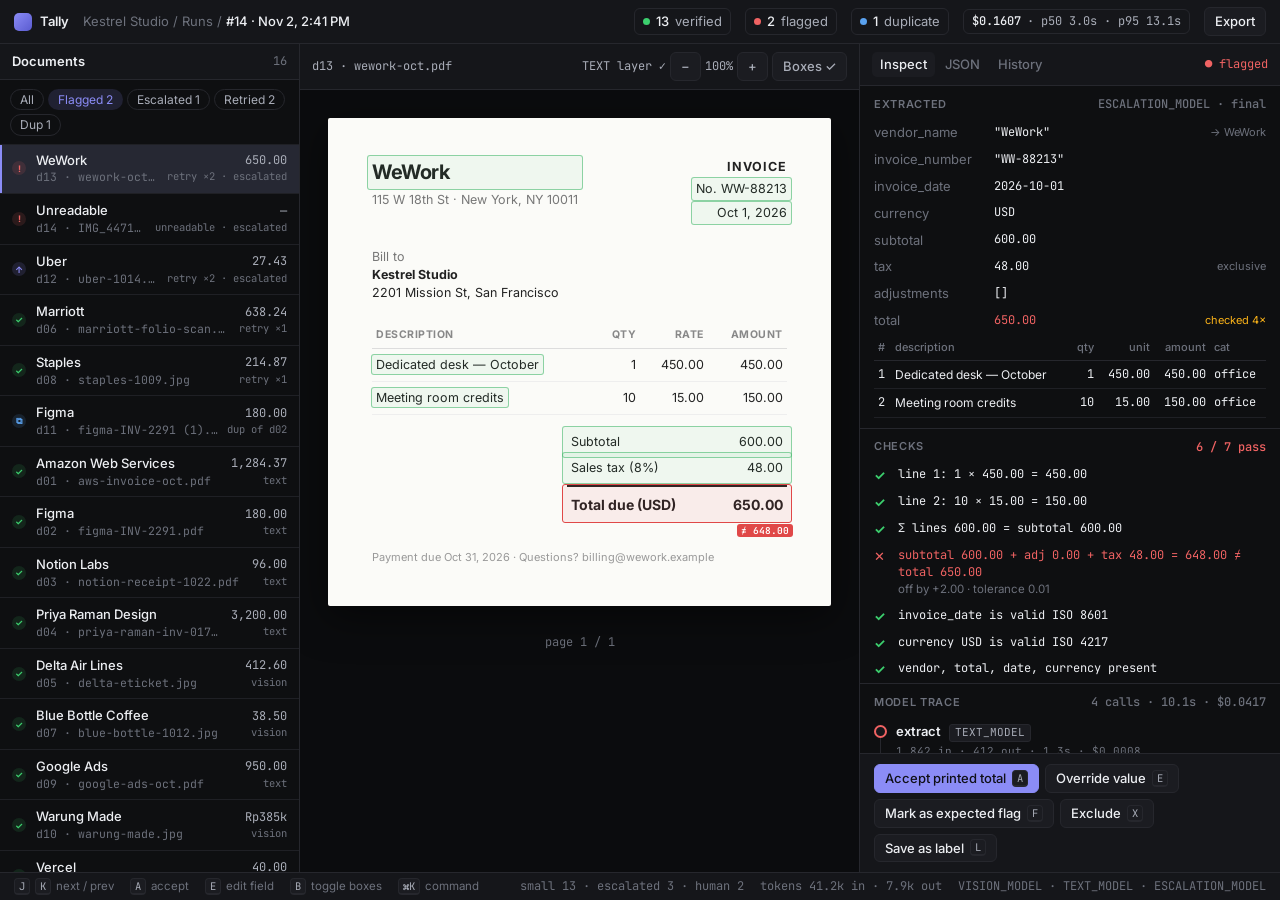
<file: mock/c-audit.html>
<!doctype html>
<html lang="en">
<head>
<meta charset="utf-8">
<meta name="viewport" content="width=device-width, initial-scale=1">
<title>Tally · Audit Console</title>
<link rel="preconnect" href="https://fonts.googleapis.com">
<link href="https://fonts.googleapis.com/css2?family=Inter:wght@400;500;600&family=JetBrains+Mono:wght@400;500&display=swap" rel="stylesheet">
<!-- Mock C: audit console. Three panes: documents, the document itself, extracted fields + checks + model trace. Linear inspired. -->
<style>
  :root {
    --bg: #0e0f11;
    --panel: #15161a;
    --panel-2: #1b1c21;
    --hover: #202128;
    --sel: #262833;
    --line: #26272d;
    --line-2: #1f2025;
    --ink: #eceef2;
    --ink-2: #a9adb8;
    --muted: #6d717c;
    --accent: #8b8cf6;
    --accent-soft: rgba(139,140,246,.14);
    --good: #3ccf6e;
    --good-soft: rgba(60,207,110,.12);
    --warn: #fab219;
    --warn-soft: rgba(250,178,25,.12);
    --crit: #f06363;
    --crit-soft: rgba(240,99,99,.13);
    --info: #5aa2f0;
    --info-soft: rgba(90,162,240,.13);
    --mono: "JetBrains Mono", ui-monospace, "SF Mono", Menlo, monospace;
  }
  * { box-sizing: border-box; }
  html, body { height: 100%; }
  body {
    margin: 0; background: var(--bg); color: var(--ink);
    font: 13px/1.45 Inter, system-ui, -apple-system, "Segoe UI", sans-serif;
    display: flex; flex-direction: column; overflow: hidden;
  }
  .num, .mono { font-family: var(--mono); font-variant-numeric: tabular-nums; font-size: 12px; }
  button { font: inherit; color: inherit; cursor: pointer; }

  header {
    height: 44px; flex: none; display: flex; align-items: center; gap: 14px; padding: 0 14px;
    border-bottom: 1px solid var(--line); background: var(--panel);
  }
  .logo { display: flex; align-items: center; gap: 8px; font-weight: 600; }
  .logo i { width: 18px; height: 18px; border-radius: 5px; background: linear-gradient(135deg, #8b8cf6, #5a5bd0); display: inline-block; }
  .crumbs { color: var(--muted); }
  .crumbs b { color: var(--ink); font-weight: 500; }
  .spacer { flex: 1; }
  .stat { display: flex; align-items: center; gap: 6px; color: var(--ink-2); padding: 3px 8px; border: 1px solid var(--line); border-radius: 6px; }
  .stat b { color: var(--ink); font-weight: 500; }
  .dot { width: 7px; height: 7px; border-radius: 50%; display: inline-block; }
  .btn { border: 1px solid var(--line); background: var(--panel-2); border-radius: 6px; padding: 4px 10px; font-weight: 500; }
  .btn:hover { background: var(--hover); }
  .btn-primary { background: var(--accent); border-color: var(--accent); color: #101018; }
  .btn-primary:hover { background: #9d9ef8; }
  kbd { font: 10.5px var(--mono); color: var(--ink-2); background: var(--panel-2); border: 1px solid var(--line); border-bottom-width: 2px; border-radius: 4px; padding: 0 4px; }

  .panes { flex: 1; display: grid; grid-template-columns: 300px 1fr 420px; min-height: 0; }
  .pane { min-height: 0; overflow: auto; border-right: 1px solid var(--line); }
  .pane:last-child { border-right: 0; }
  .pane-head { position: sticky; top: 0; z-index: 2; background: var(--panel); border-bottom: 1px solid var(--line); padding: 8px 12px; display: flex; align-items: center; gap: 8px; }
  .pane-title { font-weight: 600; }
  .filters { display: flex; gap: 4px; padding: 8px 10px; border-bottom: 1px solid var(--line-2); flex-wrap: wrap; background: var(--bg); position: sticky; top: 37px; z-index: 2; }
  .filters button { border: 1px solid var(--line); background: none; border-radius: 12px; padding: 1px 9px; color: var(--ink-2); font-size: 12px; }
  .filters button.on { background: var(--accent-soft); border-color: transparent; color: var(--accent); }

  /* doc list */
  .doc { display: grid; grid-template-columns: 16px 1fr auto; gap: 8px; align-items: center; padding: 7px 12px; border-bottom: 1px solid var(--line-2); cursor: pointer; }
  .doc:hover { background: var(--hover); }
  .doc.on { background: var(--sel); box-shadow: inset 2px 0 0 var(--accent); }
  .doc .v { font-weight: 500; white-space: nowrap; overflow: hidden; text-overflow: ellipsis; }
  .doc .f { color: var(--muted); font-size: 11.5px; white-space: nowrap; overflow: hidden; text-overflow: ellipsis; font-family: var(--mono); }
  .doc .amt { text-align: right; color: var(--ink-2); }
  .doc .amt small { display: block; color: var(--muted); font-size: 10.5px; }
  .si { width: 14px; height: 14px; border-radius: 50%; display: grid; place-items: center; font-size: 9px; font-weight: 700; }
  .si.verified, .si.repaired { background: var(--good-soft); color: var(--good); }
  .si.escalated { background: var(--accent-soft); color: var(--accent); }
  .si.flagged { background: var(--crit-soft); color: var(--crit); }
  .si.duplicate { background: var(--info-soft); color: var(--info); }

  /* viewer */
  .viewer { background: #0b0c0e; }
  .viewer .pane-head { justify-content: space-between; }
  .canvas { padding: 28px; display: flex; justify-content: center; }
  .paper {
    background: #fbfbf8; color: #222; width: 520px; max-width: 100%; padding: 40px 44px; border-radius: 2px;
    box-shadow: 0 10px 40px rgba(0,0,0,.5); font-size: 12.5px; position: relative;
  }
  .paper .hd { display: flex; justify-content: space-between; margin-bottom: 26px; }
  .paper .brand { font-size: 20px; font-weight: 700; letter-spacing: -.02em; }
  .paper table { width: 100%; border-collapse: collapse; margin-top: 18px; }
  .paper th { text-align: left; font-size: 10.5px; text-transform: uppercase; letter-spacing: .05em; color: #888; border-bottom: 1px solid #ddd; padding: 6px 4px; }
  .paper td { padding: 7px 4px; border-bottom: 1px solid #eee; }
  .paper .r { text-align: right; }
  .paper .sum { width: 220px; margin-left: auto; margin-top: 14px; }
  .paper .sum div { display: flex; justify-content: space-between; padding: 4px 4px; }
  .paper .total { font-weight: 700; font-size: 14px; border-top: 2px solid #222; margin-top: 4px; padding-top: 8px !important; }
  .bbox { position: relative; }
  .bbox::after { content: ""; position: absolute; inset: -3px -5px; border: 1.5px solid; border-radius: 3px; pointer-events: none; }
  .bbox.ok::after { border-color: rgba(60,180,100,.55); background: rgba(60,180,100,.06); }
  .bbox.bad::after { border-color: #e04848; background: rgba(224,72,72,.08); }
  .bbox .tag { position: absolute; right: -6px; bottom: -17px; font: 600 9.5px var(--mono); color: #fff; background: #e04848; border-radius: 3px; padding: 0 4px; z-index: 1; }
  .viewer-tools { display: flex; gap: 4px; align-items: center; color: var(--ink-2); }
  .page-strip { display: flex; gap: 8px; justify-content: center; padding-bottom: 24px; color: var(--muted); }

  /* inspector */
  .section { border-bottom: 1px solid var(--line); }
  .section-h { display: flex; align-items: center; gap: 8px; padding: 10px 14px 6px; color: var(--muted); font-size: 11px; text-transform: uppercase; letter-spacing: .06em; font-weight: 600; }
  .section-h .n { margin-left: auto; text-transform: none; letter-spacing: 0; font-weight: 500; }
  .kv { display: grid; grid-template-columns: 112px 1fr auto; gap: 8px; padding: 4px 14px; align-items: center; }
  .kv:hover { background: var(--hover); }
  .kv .k { color: var(--muted); }
  .kv .v { font-family: var(--mono); font-size: 12px; }
  .kv .c { font-size: 11px; }
  .kv .c.unsure { color: var(--warn); }
  .lines { padding: 2px 14px 10px; }
  .lines table { width: 100%; border-collapse: collapse; }
  .lines th { text-align: left; color: var(--muted); font-weight: 500; font-size: 11px; padding: 4px 4px; border-bottom: 1px solid var(--line); }
  .lines td { padding: 5px 4px; border-bottom: 1px solid var(--line-2); }
  .lines .r { text-align: right; }

  .chk { display: grid; grid-template-columns: 16px 1fr; gap: 8px; padding: 4px 14px; align-items: start; }
  .chk .i { font-weight: 700; }
  .chk.ok .i { color: var(--good); }
  .chk.bad .i { color: var(--crit); }
  .chk.bad .m { color: var(--crit); }
  .chk .m { font-family: var(--mono); font-size: 12px; }
  .chk .d { color: var(--muted); font-size: 11.5px; font-family: Inter, system-ui, sans-serif; }

  .trace { padding: 4px 14px 14px; }
  .call { position: relative; padding: 0 0 12px 22px; }
  .call::before { content: ""; position: absolute; left: 6px; top: 16px; bottom: 0; width: 1px; background: var(--line); }
  .call:last-child::before { display: none; }
  .call .nd { position: absolute; left: 0; top: 3px; width: 13px; height: 13px; border-radius: 50%; border: 2px solid; background: var(--panel); }
  .call.fail .nd { border-color: var(--crit); }
  .call.esc .nd { border-color: var(--accent); }
  .call.flag .nd { border-color: var(--warn); background: var(--warn); }
  .call .t { display: flex; gap: 8px; align-items: baseline; flex-wrap: wrap; }
  .call .t b { font-weight: 600; }
  .model { font-family: var(--mono); font-size: 11px; padding: 0 5px; border-radius: 3px; background: var(--panel-2); border: 1px solid var(--line); color: var(--ink-2); }
  .model.big { color: var(--accent); border-color: rgba(139,140,246,.35); }
  .call .meta { color: var(--muted); font-family: var(--mono); font-size: 11px; margin-top: 2px; }
  .call .res { margin-top: 4px; font-family: var(--mono); font-size: 11.5px; color: var(--crit); }
  .call .res.warn { color: var(--warn); }
  .verdict { margin: 0 14px 14px; padding: 10px 12px; border-radius: 6px; background: var(--warn-soft); border: 1px solid rgba(250,178,25,.3); }
  .verdict b { color: var(--warn); }
  .verdict p { margin: 4px 0 0; color: var(--ink-2); }

  .tabs { display: flex; gap: 2px; }
  .tabs button { border: 0; background: none; padding: 3px 8px; border-radius: 5px; color: var(--muted); font-weight: 500; }
  .tabs button.on { background: var(--panel-2); color: var(--ink); }

  .actions { position: sticky; bottom: 0; background: var(--panel); border-top: 1px solid var(--line); padding: 10px 14px; display: flex; gap: 6px; flex-wrap: wrap; }
  .actions .btn { display: inline-flex; align-items: center; gap: 6px; }

  footer {
    height: 28px; flex: none; display: flex; align-items: center; gap: 16px; padding: 0 14px;
    border-top: 1px solid var(--line); background: var(--panel); color: var(--muted); font-size: 11.5px; overflow: hidden; white-space: nowrap;
  }
  footer span { display: inline-flex; gap: 5px; align-items: center; }

  @media (max-width: 1100px) {
    .panes { grid-template-columns: 260px 1fr; }
    .inspector { grid-column: 1 / -1; border-top: 1px solid var(--line); }
  }
  @media (max-width: 720px) {
    body { overflow: auto; height: auto; }
    .panes { display: block; }
    .pane { overflow: visible; border-right: 0; border-bottom: 1px solid var(--line); }
    .doclist { max-height: 300px; overflow: auto; }
    .canvas { padding: 16px; }
    .paper { padding: 24px 20px; }
    header .stat, header .crumbs { display: none; }
    footer { display: none; }
  }
</style>
</head>
<body>

<header>
  <div class="logo"><i></i>Tally</div>
  <div class="crumbs">Kestrel Studio / Runs / <b>#14 · Nov 2, 2:41 PM</b></div>
  <div class="spacer"></div>
  <div class="stat"><span class="dot" style="background:var(--good)"></span><b>13</b> verified</div>
  <div class="stat"><span class="dot" style="background:var(--crit)"></span><b>2</b> flagged</div>
  <div class="stat"><span class="dot" style="background:var(--info)"></span><b>1</b> duplicate</div>
  <div class="stat mono"><b>$0.1607</b> · p50 3.0s · p95 13.1s</div>
  <button class="btn">Export</button>
</header>

<div class="panes">
  <!-- documents -->
  <div class="pane doclist">
    <div class="pane-head"><span class="pane-title">Documents</span><span class="mono" style="color:var(--muted);margin-left:auto">16</span></div>
    <div class="filters">
      <button>All</button><button class="on">Flagged 2</button><button>Escalated 1</button><button>Retried 2</button><button>Dup 1</button>
    </div>
    <div id="docs"></div>
  </div>

  <!-- viewer -->
  <div class="pane viewer">
    <div class="pane-head">
      <span class="mono" style="color:var(--ink-2)">d13 · wework-oct.pdf</span>
      <div class="viewer-tools">
        <span class="mono">TEXT layer ✓</span>
        <button class="btn">−</button><span class="mono">100%</span><button class="btn">+</button>
        <button class="btn">Boxes ✓</button>
      </div>
    </div>
    <div class="canvas">
      <div class="paper">
        <div class="hd">
          <div><div class="brand bbox ok">WeWork</div><div style="color:#777;margin-top:4px">115 W 18th St · New York, NY 10011</div></div>
          <div style="text-align:right">
            <div style="font-weight:700;letter-spacing:.08em">INVOICE</div>
            <div class="bbox ok" style="margin-top:4px">No. WW-88213</div>
            <div class="bbox ok" style="margin-top:6px">Oct 1, 2026</div>
          </div>
        </div>
        <div style="color:#777">Bill to</div>
        <div><b>Kestrel Studio</b><br>2201 Mission St, San Francisco</div>
        <table>
          <thead><tr><th>Description</th><th class="r">Qty</th><th class="r">Rate</th><th class="r">Amount</th></tr></thead>
          <tbody>
            <tr><td><span class="bbox ok">Dedicated desk — October</span></td><td class="r">1</td><td class="r">450.00</td><td class="r">450.00</td></tr>
            <tr><td><span class="bbox ok">Meeting room credits</span></td><td class="r">10</td><td class="r">15.00</td><td class="r">150.00</td></tr>
          </tbody>
        </table>
        <div class="sum">
          <div class="bbox ok"><span>Subtotal</span><span>600.00</span></div>
          <div class="bbox ok"><span>Sales tax (8%)</span><span>48.00</span></div>
          <div class="total bbox bad"><span class="tag">≠ 648.00</span><span>Total due (USD)</span><span>650.00</span></div>
        </div>
        <div style="color:#999;margin-top:30px;font-size:11px">Payment due Oct 31, 2026 · Questions? billing@wework.example</div>
      </div>
    </div>
    <div class="page-strip mono">page 1 / 1</div>
  </div>

  <!-- inspector -->
  <div class="pane inspector">
    <div class="pane-head">
      <div class="tabs"><button class="on">Inspect</button><button>JSON</button><button>History</button></div>
      <span class="spacer"></span>
      <span class="mono" style="color:var(--crit)">● flagged</span>
    </div>

    <div class="section">
      <div class="section-h">Extracted <span class="n mono">ESCALATION_MODEL · final</span></div>
      <div class="kv"><span class="k">vendor_name</span><span class="v">"WeWork"</span><span class="c" style="color:var(--muted)">→ WeWork</span></div>
      <div class="kv"><span class="k">invoice_number</span><span class="v">"WW-88213"</span><span></span></div>
      <div class="kv"><span class="k">invoice_date</span><span class="v">2026-10-01</span><span></span></div>
      <div class="kv"><span class="k">currency</span><span class="v">USD</span><span></span></div>
      <div class="kv"><span class="k">subtotal</span><span class="v">600.00</span><span></span></div>
      <div class="kv"><span class="k">tax</span><span class="v">48.00</span><span class="c" style="color:var(--muted)">exclusive</span></div>
      <div class="kv"><span class="k">adjustments</span><span class="v">[]</span><span></span></div>
      <div class="kv"><span class="k">total</span><span class="v" style="color:var(--crit)">650.00</span><span class="c unsure">checked 4×</span></div>
      <div class="lines">
        <table>
          <thead><tr><th>#</th><th>description</th><th class="r">qty</th><th class="r">unit</th><th class="r">amount</th><th>cat</th></tr></thead>
          <tbody class="mono">
            <tr><td>1</td><td style="font-family:Inter,sans-serif">Dedicated desk — October</td><td class="r">1</td><td class="r">450.00</td><td class="r">450.00</td><td>office</td></tr>
            <tr><td>2</td><td style="font-family:Inter,sans-serif">Meeting room credits</td><td class="r">10</td><td class="r">15.00</td><td class="r">150.00</td><td>office</td></tr>
          </tbody>
        </table>
      </div>
    </div>

    <div class="section">
      <div class="section-h">Checks <span class="n mono" style="color:var(--crit)">6 / 7 pass</span></div>
      <div class="chk ok"><span class="i">✓</span><span class="m">line 1: 1 × 450.00 = 450.00</span></div>
      <div class="chk ok"><span class="i">✓</span><span class="m">line 2: 10 × 15.00 = 150.00</span></div>
      <div class="chk ok"><span class="i">✓</span><span class="m">Σ lines 600.00 = subtotal 600.00</span></div>
      <div class="chk bad"><span class="i">✕</span><span class="m">subtotal 600.00 + adj 0.00 + tax 48.00 = 648.00 ≠ total 650.00<br><span class="d">off by +2.00 · tolerance 0.01</span></span></div>
      <div class="chk ok"><span class="i">✓</span><span class="m">invoice_date is valid ISO 8601</span></div>
      <div class="chk ok"><span class="i">✓</span><span class="m">currency USD is valid ISO 4217</span></div>
      <div class="chk ok"><span class="i">✓</span><span class="m">vendor, total, date, currency present</span></div>
    </div>

    <div class="section">
      <div class="section-h">Model trace <span class="n mono">4 calls · 10.1s · $0.0417</span></div>
      <div class="trace">
        <div class="call fail"><span class="nd"></span>
          <div class="t"><b>extract</b><span class="model">TEXT_MODEL</span></div>
          <div class="meta">1,842 in · 412 out · 1.3s · $0.0008</div>
          <div class="res">1 check failed: total 650.00 ≠ 648.00</div>
        </div>
        <div class="call fail"><span class="nd"></span>
          <div class="t"><b>repair 1/2</b><span class="model">TEXT_MODEL</span></div>
          <div class="meta">2,104 in · 398 out · 1.2s · $0.0009</div>
          <div class="res">same value re-read: 650.00</div>
        </div>
        <div class="call fail"><span class="nd"></span>
          <div class="t"><b>repair 2/2</b><span class="model">TEXT_MODEL</span></div>
          <div class="meta">2,231 in · 401 out · 1.2s · $0.0009</div>
          <div class="res">same value re-read: 650.00</div>
        </div>
        <div class="call esc"><span class="nd"></span>
          <div class="t"><b>escalate</b><span class="model big">ESCALATION_MODEL</span></div>
          <div class="meta">2,388 in · 421 out · 6.4s · $0.0391</div>
          <div class="res">confirms printed total 650.00 · uncertain_fields: []</div>
        </div>
        <div class="call flag"><span class="nd"></span>
          <div class="t"><b>flag for human review</b></div>
          <div class="res warn">reason: printed math is inconsistent on the document</div>
        </div>
      </div>
      <div class="verdict">
        <b>Not guessed.</b>
        <p>Two models read the same 650.00 four times, so the error is most likely on the invoice. Excluded from the $7,166.01 total until someone resolves it.</p>
      </div>
    </div>

    <div class="section">
      <div class="section-h">Duplicate scan <span class="n mono" style="color:var(--good)">clear</span></div>
      <div class="chk ok"><span class="i">✓</span><span class="m">no other WeWork · WW-88213</span></div>
      <div class="chk ok"><span class="i">✓</span><span class="m">no WeWork · 650.00 within ±3 days</span></div>
    </div>

    <div class="actions">
      <button class="btn btn-primary">Accept printed total <kbd>A</kbd></button>
      <button class="btn">Override value <kbd>E</kbd></button>
      <button class="btn">Mark as expected flag <kbd>F</kbd></button>
      <button class="btn">Exclude <kbd>X</kbd></button>
      <button class="btn">Save as label <kbd>L</kbd></button>
    </div>
  </div>
</div>

<footer>
  <span><kbd>J</kbd><kbd>K</kbd> next / prev</span>
  <span><kbd>A</kbd> accept</span>
  <span><kbd>E</kbd> edit field</span>
  <span><kbd>B</kbd> toggle boxes</span>
  <span><kbd>⌘K</kbd> command</span>
  <span class="spacer"></span>
  <span class="mono">small 13 · escalated 3 · human 2</span>
  <span class="mono">tokens 41.2k in · 7.9k out</span>
  <span class="mono">VISION_MODEL · TEXT_MODEL · ESCALATION_MODEL</span>
</footer>

<script>
const DOCS = [
  ['d13','wework-oct.pdf','WeWork',650.00,'USD','flagged','retry ×2 · escalated'],
  ['d14','IMG_4471.heic','Unreadable',null,'USD','flagged','unreadable · escalated'],
  ['d12','uber-1014.png','Uber',27.43,'USD','escalated','retry ×2 · escalated'],
  ['d06','marriott-folio-scan.pdf','Marriott',638.24,'USD','repaired','retry ×1'],
  ['d08','staples-1009.jpg','Staples',214.87,'USD','repaired','retry ×1'],
  ['d11','figma-INV-2291 (1).pdf','Figma',180.00,'USD','duplicate','dup of d02'],
  ['d01','aws-invoice-oct.pdf','Amazon Web Services',1284.37,'USD','verified','text'],
  ['d02','figma-INV-2291.pdf','Figma',180.00,'USD','verified','text'],
  ['d03','notion-receipt-1022.pdf','Notion Labs',96.00,'USD','verified','text'],
  ['d04','priya-raman-inv-017.pdf','Priya Raman Design',3200.00,'USD','verified','text'],
  ['d05','delta-eticket.jpg','Delta Air Lines',412.60,'USD','verified','vision'],
  ['d07','blue-bottle-1012.jpg','Blue Bottle Coffee',38.50,'USD','verified','vision'],
  ['d09','google-ads-oct.pdf','Google Ads',950.00,'USD','verified','text'],
  ['d10','warung-made.jpg','Warung Made',385000,'IDR','verified','vision'],
  ['d15','vercel-oct.pdf','Vercel',40.00,'USD','verified','text'],
  ['d16','github-receipt.pdf','GitHub',84.00,'USD','verified','text'],
];
const ICON = {verified:'✓',repaired:'✓',escalated:'↑',flagged:'!',duplicate:'⧉'};
const money = (v, cur) => v == null ? '—' : cur === 'IDR' ? 'Rp' + (v / 1000) + 'k' :
  v.toLocaleString('en-US', {minimumFractionDigits: 2, maximumFractionDigits: 2});
const list = document.getElementById('docs');
list.innerHTML = DOCS.map(([id, f, v, amt, cur, st, note], i) =>
  `<div class="doc${i === 0 ? ' on' : ''}"><span class="si ${st}">${ICON[st]}</span>
    <div style="min-width:0"><div class="v">${v}</div><div class="f">${id} · ${f}</div></div>
    <div class="amt num">${money(amt, cur)}<small>${note}</small></div></div>`).join('');
// Ghost interaction: selecting a row only moves the highlight.
list.addEventListener('click', e => {
  const row = e.target.closest('.doc');
  if (!row) return;
  list.querySelectorAll('.doc').forEach(d => d.classList.toggle('on', d === row));
});
</script>
</body>
</html>
</file>
